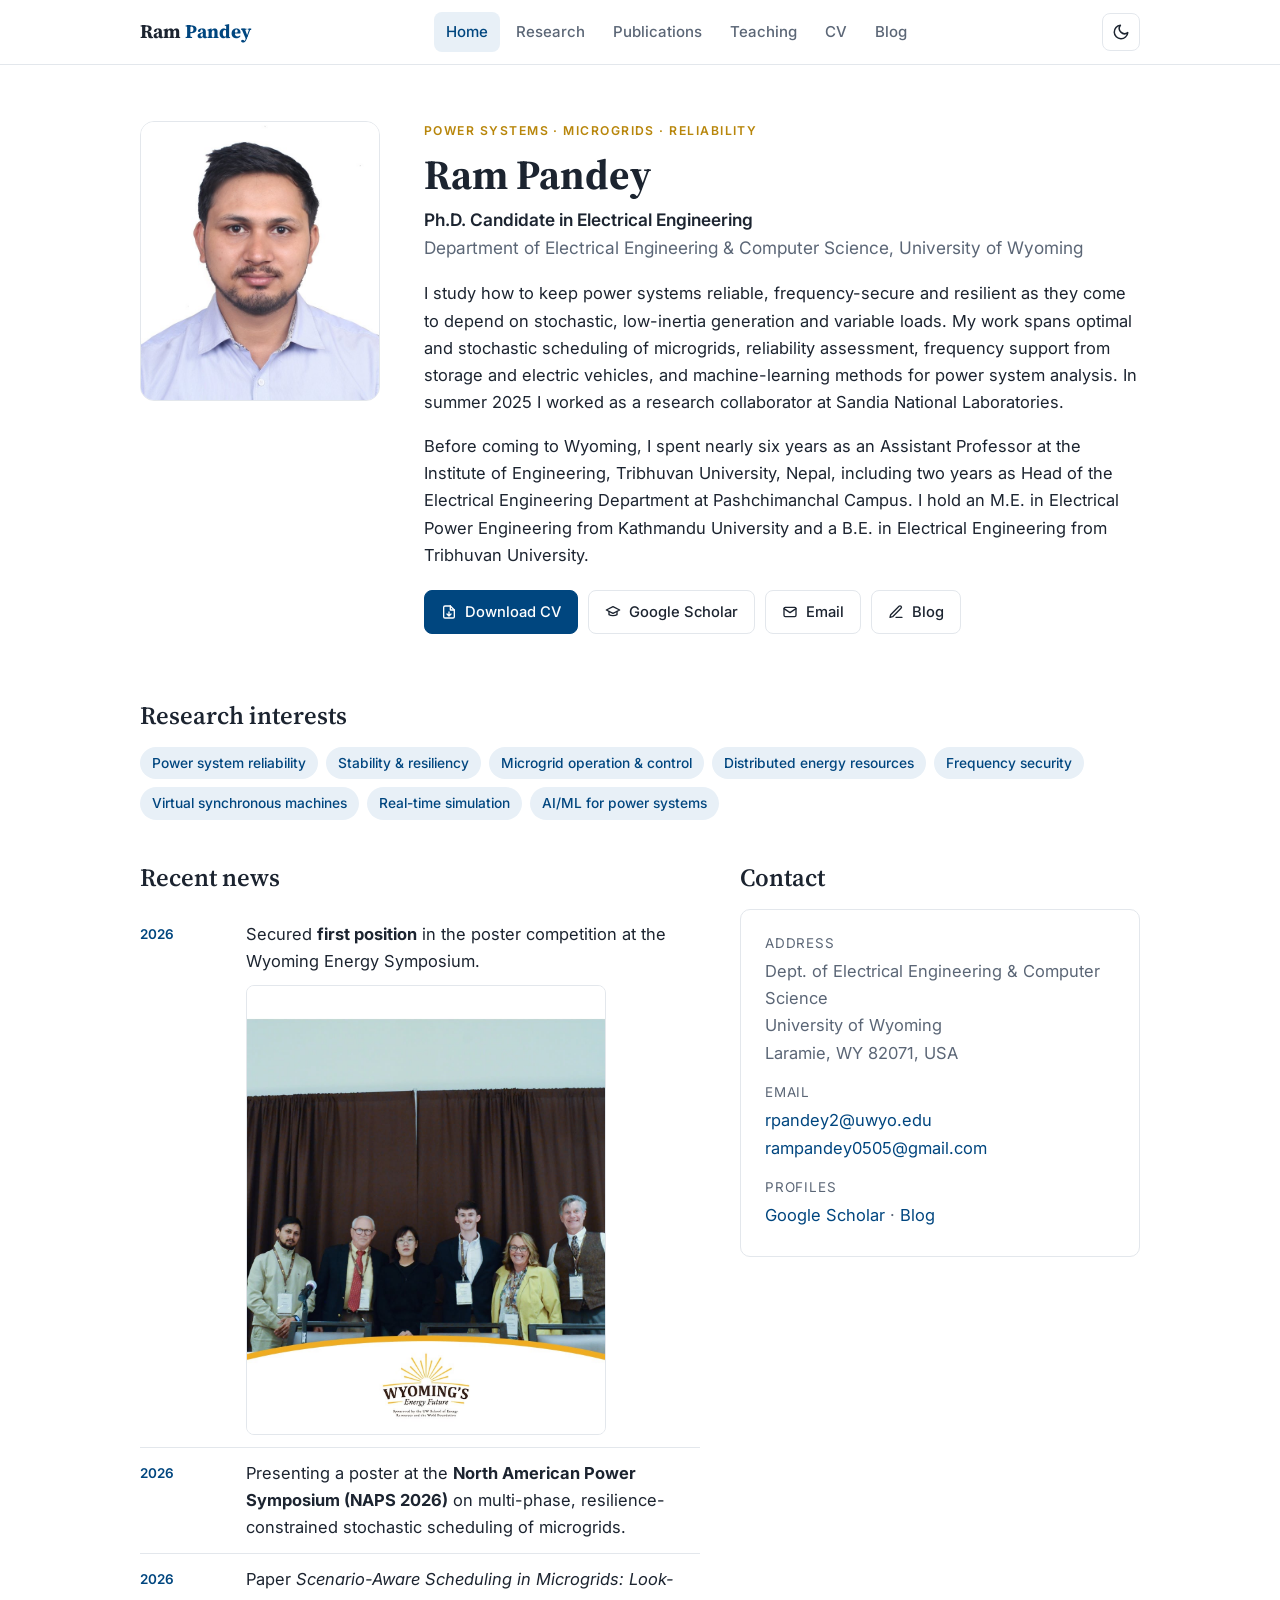
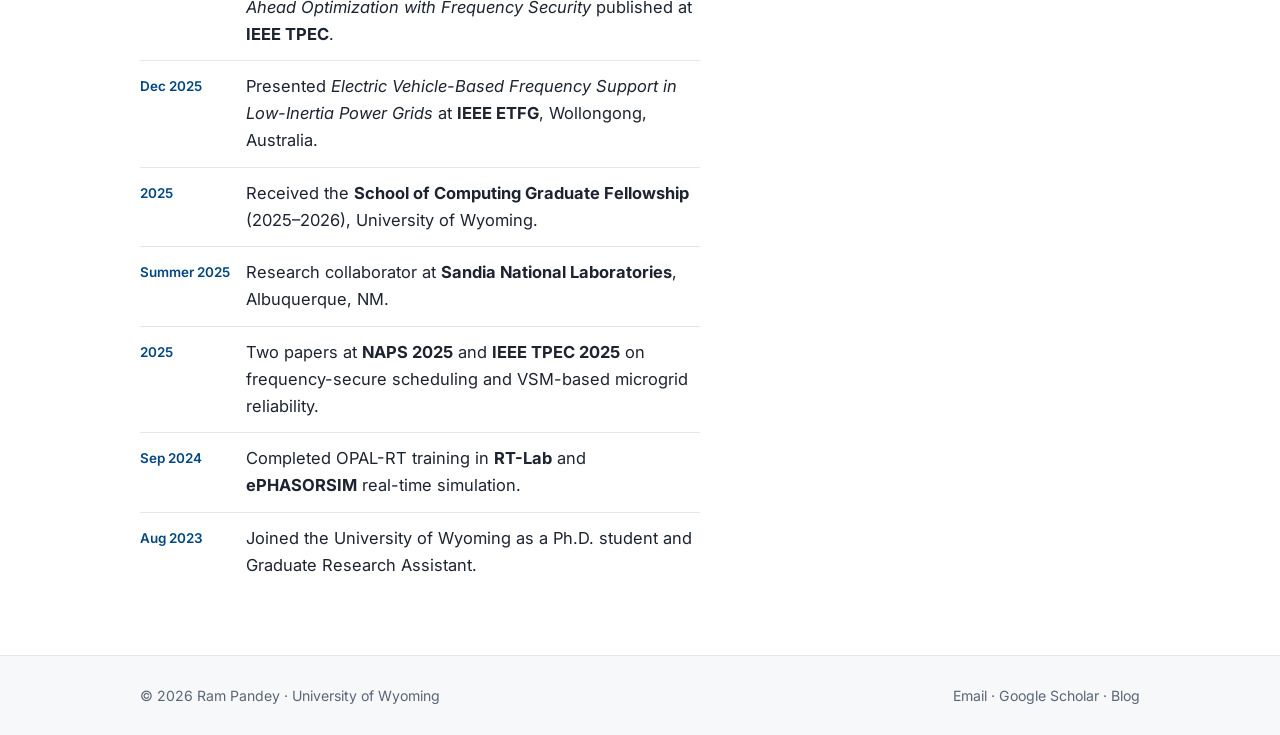
<file: index.html>
<!doctype html>
<html lang="en">
<head>
  <meta charset="utf-8">
  <meta name="viewport" content="width=device-width, initial-scale=1">
  <title>Ram Pandey — Power Systems Researcher</title>
  <meta name="description" content="Ram Pandey, Ph.D. candidate in Electrical Engineering at the University of Wyoming. Power system reliability, microgrids and frequency security.">
  <link rel="icon" href="data:image/svg+xml,%3Csvg xmlns='http://www.w3.org/2000/svg' viewBox='0 0 64 64'%3E%3Crect width='64' height='64' rx='12' fill='%2300467f'/%3E%3Ctext x='32' y='43' font-family='Georgia' font-size='30' font-weight='700' fill='white' text-anchor='middle'%3ERP%3C/text%3E%3C/svg%3E">
  <link rel="stylesheet" href="assets/style.css">
  <script src="assets/main.js"></script>
</head>
<body>
  <header class="site-header">
    <div class="container nav">
      <a class="brand" href="index.html">Ram <span>Pandey</span></a>
      <ul class="nav-links">
        <li><a href="index.html">Home</a></li>
        <li><a href="research.html">Research</a></li>
        <li><a href="publications.html">Publications</a></li>
        <li><a href="teaching.html">Teaching</a></li>
        <li><a href="experience.html">CV</a></li>
        <li><a href="blog.html">Blog</a></li>
      </ul>
      <div class="nav-right">
        <button class="icon-btn theme-btn" aria-label="Toggle dark mode" title="Light / dark"><svg width="18" height="18" viewBox="0 0 24 24" fill="none" stroke="currentColor" stroke-width="2" stroke-linecap="round" stroke-linejoin="round"><path d="M21 12.8A9 9 0 1 1 11.2 3a7 7 0 0 0 9.8 9.8Z"/></svg></button>
        <button class="icon-btn menu-btn" aria-label="Open menu">&#9776;</button>
      </div>
    </div>
  </header>

  <main>
  <section class="hero">
    <div class="container hero-grid">
      <div>
        <img class="avatar" src="assets/photo.jpg" alt="Ram Pandey"
             onerror="this.outerHTML='&lt;div class=&quot;avatar-fallback&quot;&gt;RP&lt;/div&gt;'">
      </div>
      <div>
        <div class="eyebrow">Power Systems &middot; Microgrids &middot; Reliability</div>
        <h1>Ram Pandey</h1>
        <p class="role"><strong>Ph.D. Candidate in Electrical Engineering</strong><br>
          Department of Electrical Engineering &amp; Computer Science, University of Wyoming</p>
        <p>I study how to keep power systems reliable, frequency-secure and resilient as they come to depend on
          stochastic, low-inertia generation and variable loads. My work spans optimal and stochastic scheduling
          of microgrids, reliability assessment, frequency support from storage and electric vehicles, and
          machine-learning methods for power system analysis. In summer 2025 I worked as a research collaborator
          at Sandia National Laboratories.</p>
        <p>Before coming to Wyoming, I spent nearly six years as an Assistant Professor at the Institute of Engineering,
          Tribhuvan University, Nepal, including two years as Head of the Electrical Engineering Department at
          Pashchimanchal Campus. I hold an M.E. in Electrical Power Engineering from Kathmandu University and a B.E.
          in Electrical Engineering from Tribhuvan University.</p>
        <div class="links-row">
          <a class="btn primary" href="assets/Ram_Pandey_CV.pdf"><svg viewBox="0 0 24 24" fill="none" stroke="currentColor" stroke-width="2" stroke-linecap="round" stroke-linejoin="round"><path d="M14 3H6a2 2 0 0 0-2 2v14a2 2 0 0 0 2 2h12a2 2 0 0 0 2-2V9Z"/><path d="M14 3v6h6M12 18v-6M9 15l3 3 3-3"/></svg> Download CV</a>
          <a class="btn" href="https://scholar.google.com/citations?user=SE7ip5EAAAAJ&hl=en"><svg viewBox="0 0 24 24" fill="none" stroke="currentColor" stroke-width="2" stroke-linecap="round" stroke-linejoin="round"><path d="M22 9 12 4 2 9l10 5 10-5Z"/><path d="M6 11v5c3 2 9 2 12 0v-5"/></svg> Google Scholar</a>
          <a class="btn" href="mailto:rpandey2@uwyo.edu"><svg viewBox="0 0 24 24" fill="none" stroke="currentColor" stroke-width="2" stroke-linecap="round" stroke-linejoin="round"><rect x="3" y="5" width="18" height="14" rx="2"/><path d="m3 7 9 6 9-6"/></svg> Email</a>
          <a class="btn" href="blog.html"><svg viewBox="0 0 24 24" fill="none" stroke="currentColor" stroke-width="2" stroke-linecap="round" stroke-linejoin="round"><path d="M12 20h9"/><path d="M16.5 3.5a2.1 2.1 0 0 1 3 3L7 19l-4 1 1-4Z"/></svg> Blog</a>
        </div>
      </div>
    </div>
  </section>

  <section class="container">
    <h2>Research interests</h2>
    <ul class="tags">
      <li>Power system reliability</li><li>Stability &amp; resiliency</li><li>Microgrid operation &amp; control</li>
      <li>Distributed energy resources</li><li>Frequency security</li><li>Virtual synchronous machines</li>
      <li>Real-time simulation</li><li>AI/ML for power systems</li>
    </ul>
  </section>

  <section class="container two-col">
    <div>
      <h2>Recent news</h2>
      <ul class="news">
          <li><time>2026</time><span>Secured <b>first position</b> in the poster competition at the Wyoming Energy Symposium.
  <img class="news-img" src="assets/poster_winner.jpg" alt="Receiving the first-place poster award at the Wyoming Energy Symposium"></span></li>
        <li><time>2026</time><span>Presenting a poster at the <b>North American Power Symposium (NAPS 2026)</b> on multi-phase, resilience-constrained stochastic scheduling of microgrids.</span></li>
          <li><time>2026</time><span>Paper <i>Scenario-Aware Scheduling in Microgrids: Look-Ahead Optimization with Frequency Security</i> published at <b>IEEE TPEC</b>.</span></li>
          <li><time>Dec 2025</time><span>Presented <i>Electric Vehicle-Based Frequency Support in Low-Inertia Power Grids</i> at <b>IEEE ETFG</b>, Wollongong, Australia.</span></li>
          <li><time>2025</time><span>Received the <b>School of Computing Graduate Fellowship</b> (2025&ndash;2026), University of Wyoming.</span></li>
          <li><time>Summer 2025</time><span>Research collaborator at <b>Sandia National Laboratories</b>, Albuquerque, NM.</span></li>
          <li><time>2025</time><span>Two papers at <b>NAPS 2025</b> and <b>IEEE TPEC 2025</b> on frequency-secure scheduling and VSM-based microgrid reliability.</span></li>
          <li><time>Sep 2024</time><span>Completed OPAL-RT training in <b>RT-Lab</b> and <b>ePHASORSIM</b> real-time simulation.</span></li>
          <li><time>Aug 2023</time><span>Joined the University of Wyoming as a Ph.D. student and Graduate Research Assistant.</span></li>
      </ul>
    </div>
    <div>
      <h2>Contact</h2>
      <div class="card contact-box">
        <div class="label" style="margin-top:0">Address</div>
        <p>Dept. of Electrical Engineering &amp; Computer Science<br>University of Wyoming<br>Laramie, WY 82071, USA</p>
        <div class="label">Email</div>
        <p><a href="mailto:rpandey2@uwyo.edu">rpandey2@uwyo.edu</a><br>
           <a href="mailto:rampandey0505@gmail.com">rampandey0505@gmail.com</a></p>
        <div class="label">Profiles</div>
        <p><a href="https://scholar.google.com/citations?user=SE7ip5EAAAAJ&hl=en">Google Scholar</a> &middot; <a href="blog.html">Blog</a></p>
      </div>
    </div>
  </section>
  </main>

  <footer class="site-footer">
    <div class="container footer-inner">
      <span>&copy; <span id="year">2026</span> Ram Pandey &middot; University of Wyoming</span>
      <span><a href="mailto:rpandey2@uwyo.edu">Email</a> &middot; <a href="https://scholar.google.com/citations?user=SE7ip5EAAAAJ&hl=en">Google Scholar</a> &middot; <a href="blog.html">Blog</a></span>
    </div>
  </footer>
</body>
</html>
</file>
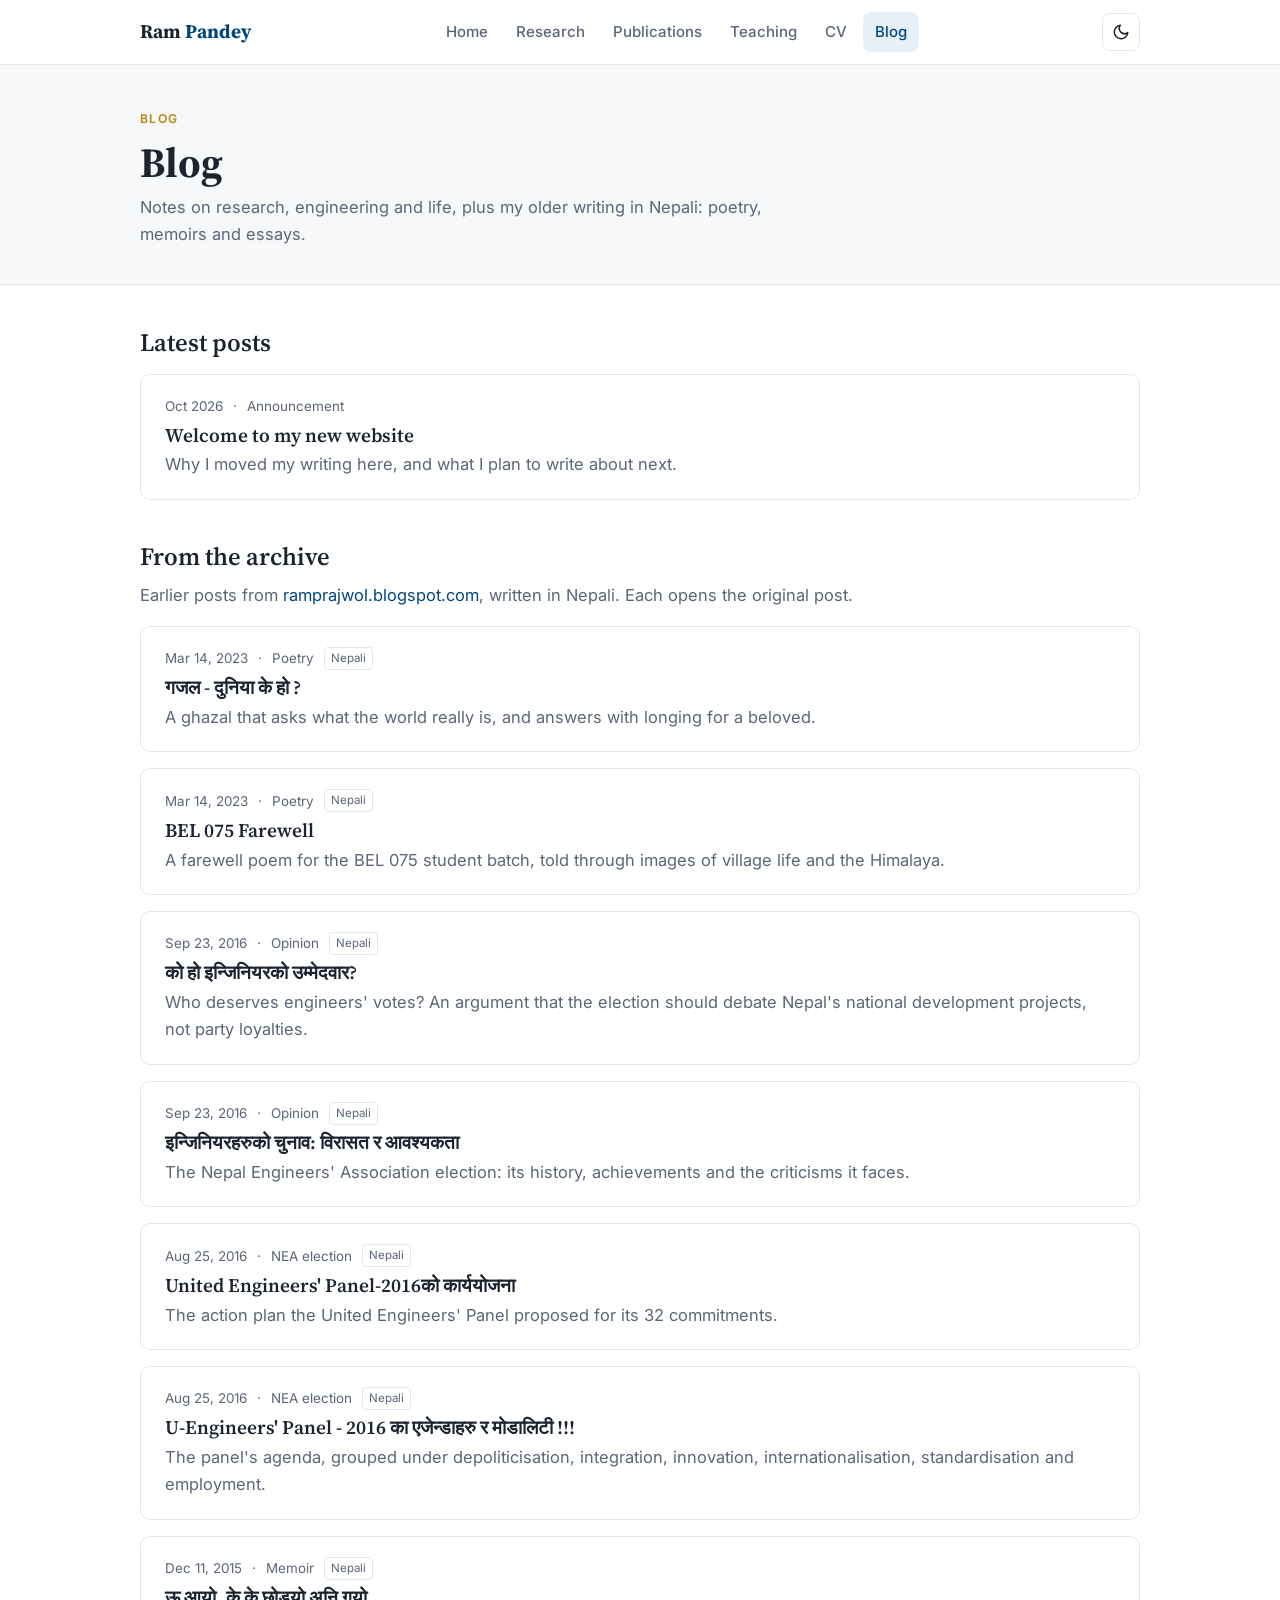
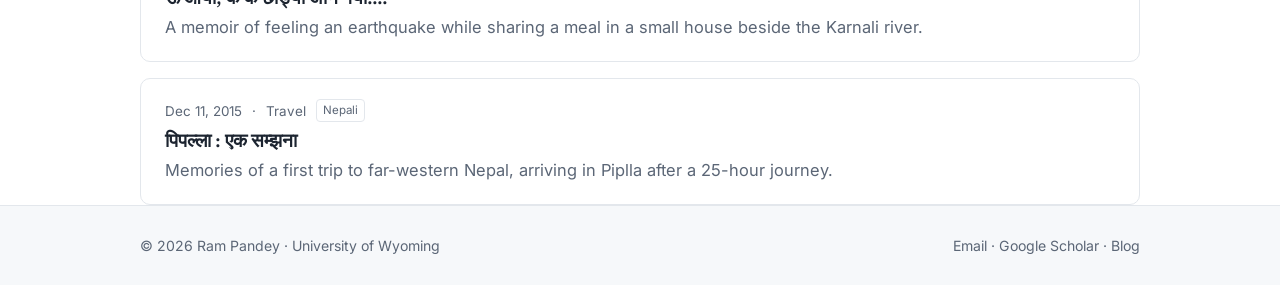
<file: blog.html>
<!doctype html>
<html lang="en">
<head>
  <meta charset="utf-8">
  <meta name="viewport" content="width=device-width, initial-scale=1">
  <title>Blog — Ram Pandey</title>
  <meta name="description" content="Blog of Ram Pandey: research notes and Nepali writing.">
  <link rel="icon" href="data:image/svg+xml,%3Csvg xmlns='http://www.w3.org/2000/svg' viewBox='0 0 64 64'%3E%3Crect width='64' height='64' rx='12' fill='%2300467f'/%3E%3Ctext x='32' y='43' font-family='Georgia' font-size='30' font-weight='700' fill='white' text-anchor='middle'%3ERP%3C/text%3E%3C/svg%3E">
  <link rel="stylesheet" href="assets/style.css">
  <script src="assets/main.js"></script>
</head>
<body>
  <header class="site-header">
    <div class="container nav">
      <a class="brand" href="index.html">Ram <span>Pandey</span></a>
      <ul class="nav-links">
        <li><a href="index.html">Home</a></li>
        <li><a href="research.html">Research</a></li>
        <li><a href="publications.html">Publications</a></li>
        <li><a href="teaching.html">Teaching</a></li>
        <li><a href="experience.html">CV</a></li>
        <li><a href="blog.html">Blog</a></li>
      </ul>
      <div class="nav-right">
        <button class="icon-btn theme-btn" aria-label="Toggle dark mode" title="Light / dark"><svg width="18" height="18" viewBox="0 0 24 24" fill="none" stroke="currentColor" stroke-width="2" stroke-linecap="round" stroke-linejoin="round"><path d="M21 12.8A9 9 0 1 1 11.2 3a7 7 0 0 0 9.8 9.8Z"/></svg></button>
        <button class="icon-btn menu-btn" aria-label="Open menu">&#9776;</button>
      </div>
    </div>
  </header>

  <section class="page-hero">
    <div class="container">
      <div class="eyebrow">Blog</div>
      <h1>Blog</h1>
      <p>Notes on research, engineering and life, plus my older writing in Nepali: poetry, memoirs and essays.</p>
    </div>
  </section>
  <main class="container">
    <h2>Latest posts</h2>
    <div class="post-list">
      <!-- NEW POSTS GO HERE: copy the block below, newest first -->
      <a class="post" href="blog/welcome.html">
        <div class="post-meta"><time>Oct 2026</time><span>&middot;</span><span>Announcement</span></div>
        <h3>Welcome to my new website</h3>
        <p>Why I moved my writing here, and what I plan to write about next.</p>
      </a>
    </div>

    <h2>From the archive</h2>
    <p style="color:var(--muted);margin-top:-.4rem">Earlier posts from <a href="https://ramprajwol.blogspot.com/">ramprajwol.blogspot.com</a>, written in Nepali. Each opens the original post.</p>
    <div class="post-list">
      <a class="post" href="https://ramprajwol.blogspot.com/2023/03/blog-post.html" target="_blank" rel="noopener">
        <div class="post-meta"><time>Mar 14, 2023</time><span>&middot;</span><span>Poetry</span><span class="lang">Nepali</span></div>
        <h3 lang="ne">गजल - दुनिया के हो ?</h3>
        <p>A ghazal that asks what the world really is, and answers with longing for a beloved.</p>
      </a>
      <a class="post" href="https://ramprajwol.blogspot.com/2023/03/bel-075-farewell.html" target="_blank" rel="noopener">
        <div class="post-meta"><time>Mar 14, 2023</time><span>&middot;</span><span>Poetry</span><span class="lang">Nepali</span></div>
        <h3 lang="ne">BEL 075 Farewell</h3>
        <p>A farewell poem for the BEL 075 student batch, told through images of village life and the Himalaya.</p>
      </a>
      <a class="post" href="https://ramprajwol.blogspot.com/2016/09/blog-post_23.html" target="_blank" rel="noopener">
        <div class="post-meta"><time>Sep 23, 2016</time><span>&middot;</span><span>Opinion</span><span class="lang">Nepali</span></div>
        <h3 lang="ne">को हो इन्जिनियरको उम्मेदवार?</h3>
        <p>Who deserves engineers' votes? An argument that the election should debate Nepal's national development projects, not party loyalties.</p>
      </a>
      <a class="post" href="https://ramprajwol.blogspot.com/2016/09/blog-post.html" target="_blank" rel="noopener">
        <div class="post-meta"><time>Sep 23, 2016</time><span>&middot;</span><span>Opinion</span><span class="lang">Nepali</span></div>
        <h3 lang="ne">इन्जिनियरहरुको चुनाव: विरासत र आवश्यकता</h3>
        <p>The Nepal Engineers' Association election: its history, achievements and the criticisms it faces.</p>
      </a>
      <a class="post" href="https://ramprajwol.blogspot.com/2016/08/united-engineers-panel-2016.html" target="_blank" rel="noopener">
        <div class="post-meta"><time>Aug 25, 2016</time><span>&middot;</span><span>NEA election</span><span class="lang">Nepali</span></div>
        <h3 lang="ne">United Engineers' Panel-2016को कार्ययोजना</h3>
        <p>The action plan the United Engineers' Panel proposed for its 32 commitments.</p>
      </a>
      <a class="post" href="https://ramprajwol.blogspot.com/2016/08/u-engineers-panel-2016.html" target="_blank" rel="noopener">
        <div class="post-meta"><time>Aug 25, 2016</time><span>&middot;</span><span>NEA election</span><span class="lang">Nepali</span></div>
        <h3 lang="ne">U-Engineers' Panel - 2016 का एजेन्डाहरु र मोडालिटी !!!</h3>
        <p>The panel's agenda, grouped under depoliticisation, integration, innovation, internationalisation, standardisation and employment.</p>
      </a>
      <a class="post" href="https://ramprajwol.blogspot.com/2015/12/blog-post_11.html" target="_blank" rel="noopener">
        <div class="post-meta"><time>Dec 11, 2015</time><span>&middot;</span><span>Memoir</span><span class="lang">Nepali</span></div>
        <h3 lang="ne">ऊ आयो, के के छोड्यो अनि गयो....</h3>
        <p>A memoir of feeling an earthquake while sharing a meal in a small house beside the Karnali river.</p>
      </a>
      <a class="post" href="https://ramprajwol.blogspot.com/2015/12/blog-post.html" target="_blank" rel="noopener">
        <div class="post-meta"><time>Dec 11, 2015</time><span>&middot;</span><span>Travel</span><span class="lang">Nepali</span></div>
        <h3 lang="ne">पिपल्ला : एक सम्झना</h3>
        <p>Memories of a first trip to far-western Nepal, arriving in Piplla after a 25-hour journey.</p>
      </a>
    </div>
  </main>

  <footer class="site-footer">
    <div class="container footer-inner">
      <span>&copy; <span id="year">2026</span> Ram Pandey &middot; University of Wyoming</span>
      <span><a href="mailto:rpandey2@uwyo.edu">Email</a> &middot; <a href="https://scholar.google.com/citations?user=SE7ip5EAAAAJ&hl=en">Google Scholar</a> &middot; <a href="blog.html">Blog</a></span>
    </div>
  </footer>
</body>
</html>
</file>
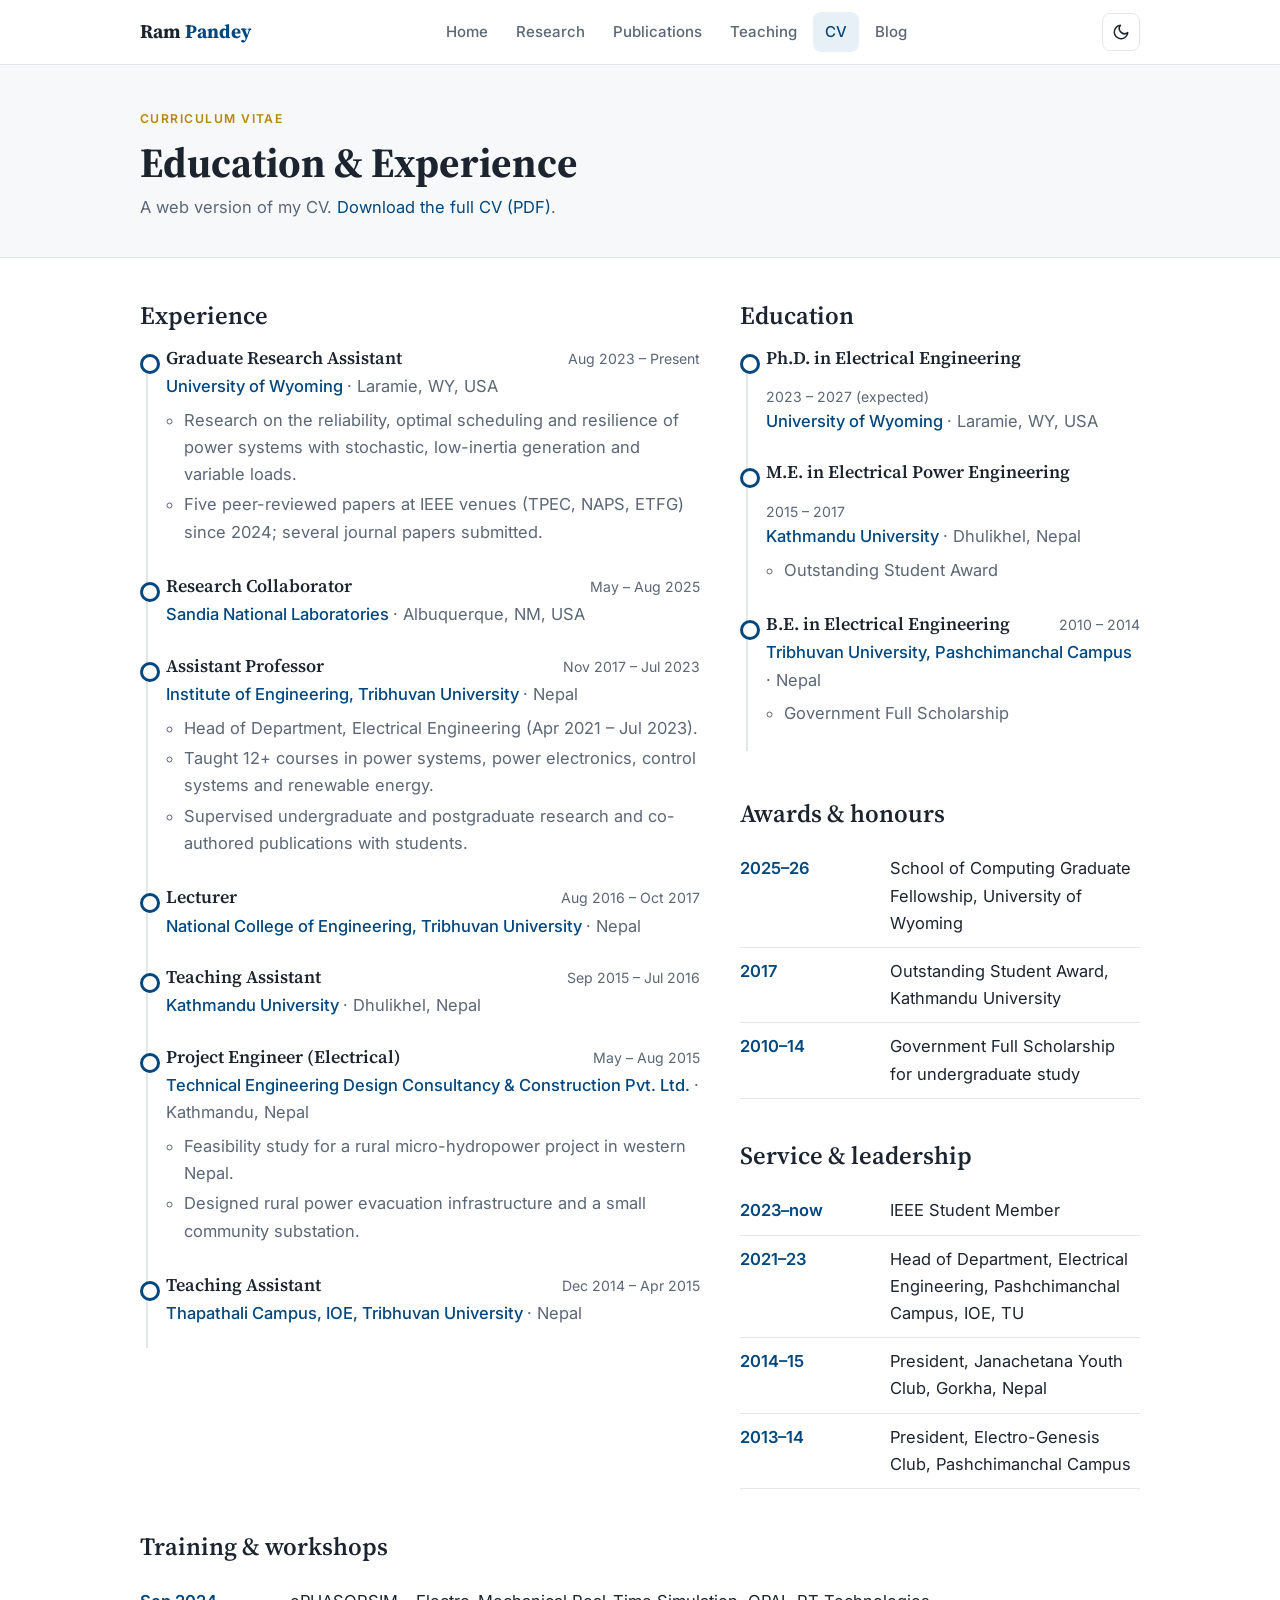
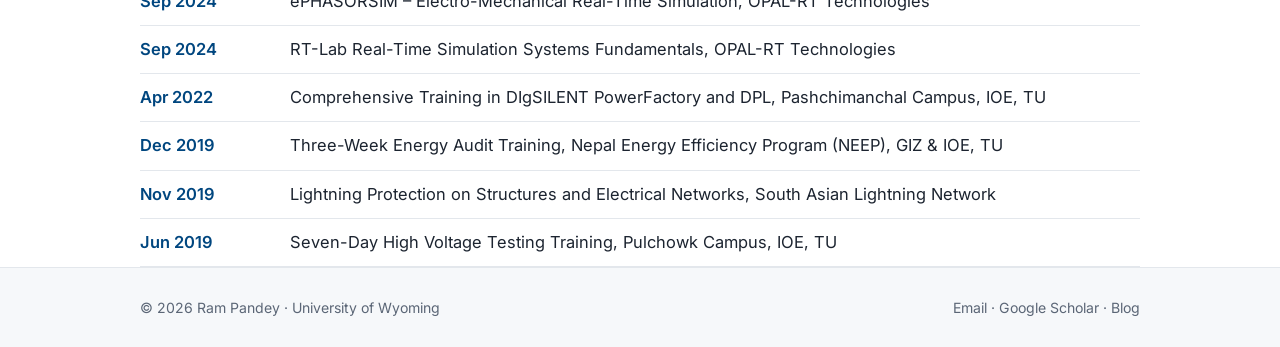
<file: experience.html>
<!doctype html>
<html lang="en">
<head>
  <meta charset="utf-8">
  <meta name="viewport" content="width=device-width, initial-scale=1">
  <title>CV — Ram Pandey</title>
  <meta name="description" content="Education, experience, awards and service of Ram Pandey.">
  <link rel="icon" href="data:image/svg+xml,%3Csvg xmlns='http://www.w3.org/2000/svg' viewBox='0 0 64 64'%3E%3Crect width='64' height='64' rx='12' fill='%2300467f'/%3E%3Ctext x='32' y='43' font-family='Georgia' font-size='30' font-weight='700' fill='white' text-anchor='middle'%3ERP%3C/text%3E%3C/svg%3E">
  <link rel="stylesheet" href="assets/style.css">
  <script src="assets/main.js"></script>
</head>
<body>
  <header class="site-header">
    <div class="container nav">
      <a class="brand" href="index.html">Ram <span>Pandey</span></a>
      <ul class="nav-links">
        <li><a href="index.html">Home</a></li>
        <li><a href="research.html">Research</a></li>
        <li><a href="publications.html">Publications</a></li>
        <li><a href="teaching.html">Teaching</a></li>
        <li><a href="experience.html">CV</a></li>
        <li><a href="blog.html">Blog</a></li>
      </ul>
      <div class="nav-right">
        <button class="icon-btn theme-btn" aria-label="Toggle dark mode" title="Light / dark"><svg width="18" height="18" viewBox="0 0 24 24" fill="none" stroke="currentColor" stroke-width="2" stroke-linecap="round" stroke-linejoin="round"><path d="M21 12.8A9 9 0 1 1 11.2 3a7 7 0 0 0 9.8 9.8Z"/></svg></button>
        <button class="icon-btn menu-btn" aria-label="Open menu">&#9776;</button>
      </div>
    </div>
  </header>

  <section class="page-hero">
    <div class="container">
      <div class="eyebrow">Curriculum Vitae</div>
      <h1>Education &amp; Experience</h1>
      <p>A web version of my CV. <a href="assets/Ram_Pandey_CV.pdf">Download the full CV (PDF)</a>.</p>
    </div>
  </section>
  <main class="container">
    <div class="two-col">
      <div>
        <h2>Experience</h2>
        <ol class="timeline">
        <li>
          <div class="tl-head"><h3>Graduate Research Assistant</h3><span class="tl-date">Aug 2023 &ndash; Present</span></div>
          <div class="tl-org">University of Wyoming <em>&middot; Laramie, WY, USA</em></div>
            <ul><li>Research on the reliability, optimal scheduling and resilience of power systems with stochastic, low-inertia generation and variable loads.</li><li>Five peer-reviewed papers at IEEE venues (TPEC, NAPS, ETFG) since 2024; several journal papers submitted.</li></ul>
        </li>
        <li>
          <div class="tl-head"><h3>Research Collaborator</h3><span class="tl-date">May &ndash; Aug 2025</span></div>
          <div class="tl-org">Sandia National Laboratories <em>&middot; Albuquerque, NM, USA</em></div>
        </li>
        <li>
          <div class="tl-head"><h3>Assistant Professor</h3><span class="tl-date">Nov 2017 &ndash; Jul 2023</span></div>
          <div class="tl-org">Institute of Engineering, Tribhuvan University <em>&middot; Nepal</em></div>
            <ul><li>Head of Department, Electrical Engineering (Apr 2021 &ndash; Jul 2023).</li><li>Taught 12+ courses in power systems, power electronics, control systems and renewable energy.</li><li>Supervised undergraduate and postgraduate research and co-authored publications with students.</li></ul>
        </li>
        <li>
          <div class="tl-head"><h3>Lecturer</h3><span class="tl-date">Aug 2016 &ndash; Oct 2017</span></div>
          <div class="tl-org">National College of Engineering, Tribhuvan University <em>&middot; Nepal</em></div>
        </li>
        <li>
          <div class="tl-head"><h3>Teaching Assistant</h3><span class="tl-date">Sep 2015 &ndash; Jul 2016</span></div>
          <div class="tl-org">Kathmandu University <em>&middot; Dhulikhel, Nepal</em></div>
        </li>
        <li>
          <div class="tl-head"><h3>Project Engineer (Electrical)</h3><span class="tl-date">May &ndash; Aug 2015</span></div>
          <div class="tl-org">Technical Engineering Design Consultancy &amp; Construction Pvt. Ltd. <em>&middot; Kathmandu, Nepal</em></div>
            <ul><li>Feasibility study for a rural micro-hydropower project in western Nepal.</li><li>Designed rural power evacuation infrastructure and a small community substation.</li></ul>
        </li>
        <li>
          <div class="tl-head"><h3>Teaching Assistant</h3><span class="tl-date">Dec 2014 &ndash; Apr 2015</span></div>
          <div class="tl-org">Thapathali Campus, IOE, Tribhuvan University <em>&middot; Nepal</em></div>
        </li>
        </ol>
      </div>
      <div>
        <h2>Education</h2>
        <ol class="timeline">
        <li>
          <div class="tl-head"><h3>Ph.D. in Electrical Engineering</h3><span class="tl-date">2023 &ndash; 2027 (expected)</span></div>
          <div class="tl-org">University of Wyoming <em>&middot; Laramie, WY, USA</em></div>
        </li>
        <li>
          <div class="tl-head"><h3>M.E. in Electrical Power Engineering</h3><span class="tl-date">2015 &ndash; 2017</span></div>
          <div class="tl-org">Kathmandu University <em>&middot; Dhulikhel, Nepal</em></div>
            <ul><li>Outstanding Student Award</li></ul>
        </li>
        <li>
          <div class="tl-head"><h3>B.E. in Electrical Engineering</h3><span class="tl-date">2010 &ndash; 2014</span></div>
          <div class="tl-org">Tribhuvan University, Pashchimanchal Campus <em>&middot; Nepal</em></div>
            <ul><li>Government Full Scholarship</li></ul>
        </li>
        </ol>

        <h2>Awards &amp; honours</h2>
        <table class="kv">
          <tr><td>2025&ndash;26</td><td>School of Computing Graduate Fellowship, University of Wyoming</td></tr>
          <tr><td>2017</td><td>Outstanding Student Award, Kathmandu University</td></tr>
          <tr><td>2010&ndash;14</td><td>Government Full Scholarship for undergraduate study</td></tr>
        </table>

        <h2>Service &amp; leadership</h2>
        <table class="kv">
          <tr><td>2023&ndash;now</td><td>IEEE Student Member</td></tr>
          <tr><td>2021&ndash;23</td><td>Head of Department, Electrical Engineering, Pashchimanchal Campus, IOE, TU</td></tr>
          <tr><td>2014&ndash;15</td><td>President, Janachetana Youth Club, Gorkha, Nepal</td></tr>
          <tr><td>2013&ndash;14</td><td>President, Electro-Genesis Club, Pashchimanchal Campus</td></tr>
        </table>
      </div>
    </div>

    <h2>Training &amp; workshops</h2>
    <table class="kv">
      <tr><td>Sep 2024</td><td>ePHASORSIM &ndash; Electro-Mechanical Real-Time Simulation, OPAL-RT Technologies</td></tr>
      <tr><td>Sep 2024</td><td>RT-Lab Real-Time Simulation Systems Fundamentals, OPAL-RT Technologies</td></tr>
      <tr><td>Apr 2022</td><td>Comprehensive Training in DIgSILENT PowerFactory and DPL, Pashchimanchal Campus, IOE, TU</td></tr>
      <tr><td>Dec 2019</td><td>Three-Week Energy Audit Training, Nepal Energy Efficiency Program (NEEP), GIZ &amp; IOE, TU</td></tr>
      <tr><td>Nov 2019</td><td>Lightning Protection on Structures and Electrical Networks, South Asian Lightning Network</td></tr>
      <tr><td>Jun 2019</td><td>Seven-Day High Voltage Testing Training, Pulchowk Campus, IOE, TU</td></tr>
    </table>
  </main>

  <footer class="site-footer">
    <div class="container footer-inner">
      <span>&copy; <span id="year">2026</span> Ram Pandey &middot; University of Wyoming</span>
      <span><a href="mailto:rpandey2@uwyo.edu">Email</a> &middot; <a href="https://scholar.google.com/citations?user=SE7ip5EAAAAJ&hl=en">Google Scholar</a> &middot; <a href="blog.html">Blog</a></span>
    </div>
  </footer>
</body>
</html>
</file>
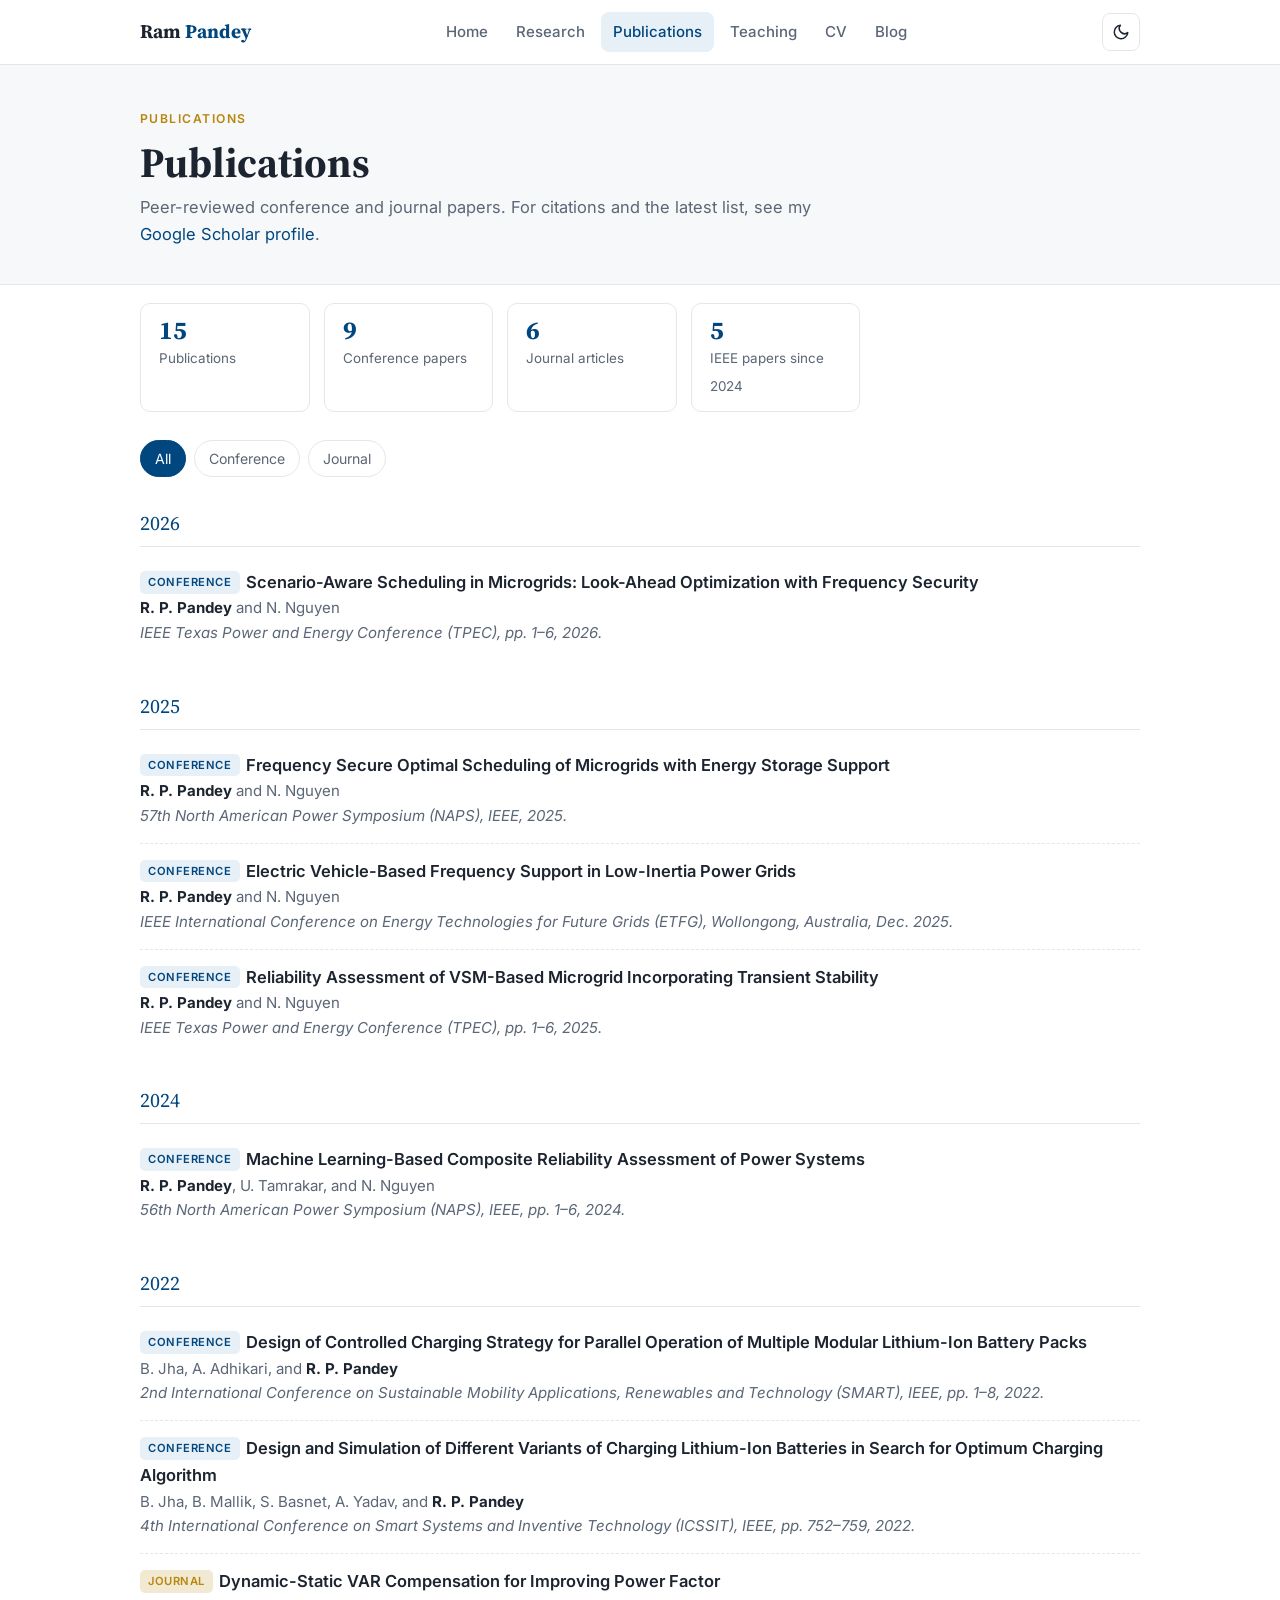
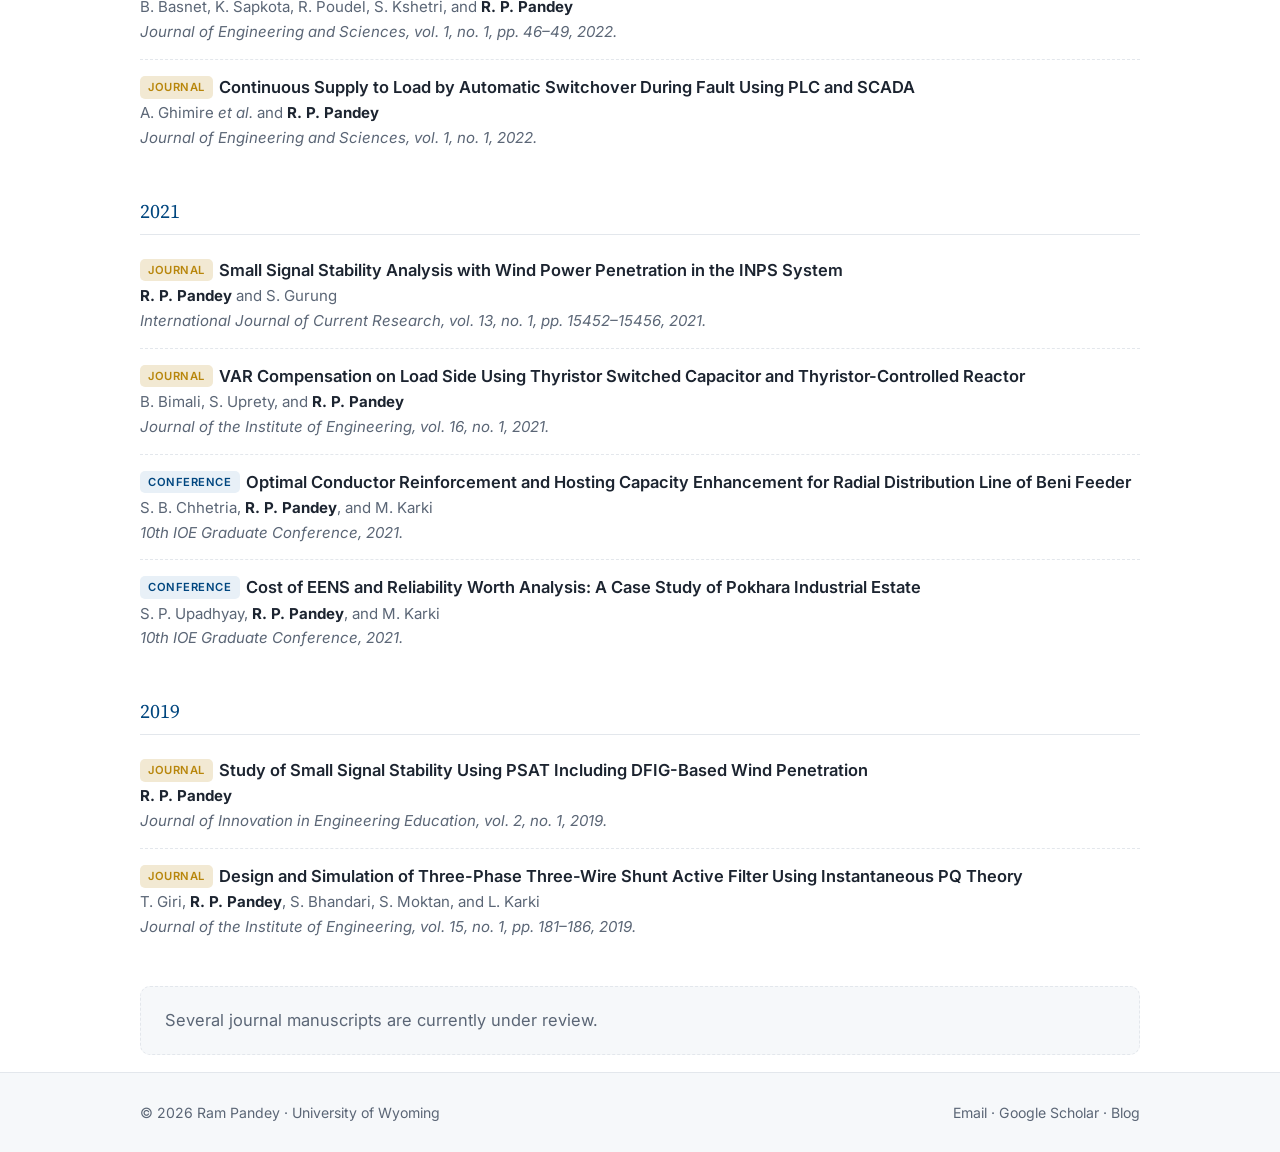
<file: publications.html>
<!doctype html>
<html lang="en">
<head>
  <meta charset="utf-8">
  <meta name="viewport" content="width=device-width, initial-scale=1">
  <title>Publications — Ram Pandey</title>
  <meta name="description" content="Publications of Ram Pandey on power system reliability, microgrid scheduling and frequency security.">
  <link rel="icon" href="data:image/svg+xml,%3Csvg xmlns='http://www.w3.org/2000/svg' viewBox='0 0 64 64'%3E%3Crect width='64' height='64' rx='12' fill='%2300467f'/%3E%3Ctext x='32' y='43' font-family='Georgia' font-size='30' font-weight='700' fill='white' text-anchor='middle'%3ERP%3C/text%3E%3C/svg%3E">
  <link rel="stylesheet" href="assets/style.css">
  <script src="assets/main.js"></script>
</head>
<body>
  <header class="site-header">
    <div class="container nav">
      <a class="brand" href="index.html">Ram <span>Pandey</span></a>
      <ul class="nav-links">
        <li><a href="index.html">Home</a></li>
        <li><a href="research.html">Research</a></li>
        <li><a href="publications.html">Publications</a></li>
        <li><a href="teaching.html">Teaching</a></li>
        <li><a href="experience.html">CV</a></li>
        <li><a href="blog.html">Blog</a></li>
      </ul>
      <div class="nav-right">
        <button class="icon-btn theme-btn" aria-label="Toggle dark mode" title="Light / dark"><svg width="18" height="18" viewBox="0 0 24 24" fill="none" stroke="currentColor" stroke-width="2" stroke-linecap="round" stroke-linejoin="round"><path d="M21 12.8A9 9 0 1 1 11.2 3a7 7 0 0 0 9.8 9.8Z"/></svg></button>
        <button class="icon-btn menu-btn" aria-label="Open menu">&#9776;</button>
      </div>
    </div>
  </header>

  <section class="page-hero">
    <div class="container">
      <div class="eyebrow">Publications</div>
      <h1>Publications</h1>
      <p>Peer-reviewed conference and journal papers. For citations and the latest list, see my <a href="https://scholar.google.com/citations?user=SE7ip5EAAAAJ&hl=en">Google Scholar profile</a>.</p>
    </div>
  </section>
  <main class="container">
    <div class="stats">
      <div class="stat"><b>15</b><span>Publications</span></div>
      <div class="stat"><b>9</b><span>Conference papers</span></div>
      <div class="stat"><b>6</b><span>Journal articles</span></div>
      <div class="stat"><b>5</b><span>IEEE papers since 2024</span></div>
    </div>
    <div class="pub-toolbar">
      <button class="chip active" data-filter="all">All</button>
      <button class="chip" data-filter="conf">Conference</button>
      <button class="chip" data-filter="jour">Journal</button>
    </div>
      <div class="pub-group">
        <div class="pub-year">2026</div>
        <ol class="pubs">
          <li class="pub" data-type="conf">
            <div class="pub-title"><span class="badge conf">Conference</span>Scenario-Aware Scheduling in Microgrids: Look-Ahead Optimization with Frequency Security</div>
            <div class="pub-authors"><b>R. P. Pandey</b> and N. Nguyen</div>
            <div class="pub-venue">IEEE Texas Power and Energy Conference (TPEC), pp. 1&ndash;6, 2026.</div>
          </li>
        </ol>
      </div>
      <div class="pub-group">
        <div class="pub-year">2025</div>
        <ol class="pubs">
          <li class="pub" data-type="conf">
            <div class="pub-title"><span class="badge conf">Conference</span>Frequency Secure Optimal Scheduling of Microgrids with Energy Storage Support</div>
            <div class="pub-authors"><b>R. P. Pandey</b> and N. Nguyen</div>
            <div class="pub-venue">57th North American Power Symposium (NAPS), IEEE, 2025.</div>
          </li>
          <li class="pub" data-type="conf">
            <div class="pub-title"><span class="badge conf">Conference</span>Electric Vehicle-Based Frequency Support in Low-Inertia Power Grids</div>
            <div class="pub-authors"><b>R. P. Pandey</b> and N. Nguyen</div>
            <div class="pub-venue">IEEE International Conference on Energy Technologies for Future Grids (ETFG), Wollongong, Australia, Dec. 2025.</div>
          </li>
          <li class="pub" data-type="conf">
            <div class="pub-title"><span class="badge conf">Conference</span>Reliability Assessment of VSM-Based Microgrid Incorporating Transient Stability</div>
            <div class="pub-authors"><b>R. P. Pandey</b> and N. Nguyen</div>
            <div class="pub-venue">IEEE Texas Power and Energy Conference (TPEC), pp. 1&ndash;6, 2025.</div>
          </li>
        </ol>
      </div>
      <div class="pub-group">
        <div class="pub-year">2024</div>
        <ol class="pubs">
          <li class="pub" data-type="conf">
            <div class="pub-title"><span class="badge conf">Conference</span>Machine Learning-Based Composite Reliability Assessment of Power Systems</div>
            <div class="pub-authors"><b>R. P. Pandey</b>, U. Tamrakar, and N. Nguyen</div>
            <div class="pub-venue">56th North American Power Symposium (NAPS), IEEE, pp. 1&ndash;6, 2024.</div>
          </li>
        </ol>
      </div>
      <div class="pub-group">
        <div class="pub-year">2022</div>
        <ol class="pubs">
          <li class="pub" data-type="conf">
            <div class="pub-title"><span class="badge conf">Conference</span>Design of Controlled Charging Strategy for Parallel Operation of Multiple Modular Lithium-Ion Battery Packs</div>
            <div class="pub-authors">B. Jha, A. Adhikari, and <b>R. P. Pandey</b></div>
            <div class="pub-venue">2nd International Conference on Sustainable Mobility Applications, Renewables and Technology (SMART), IEEE, pp. 1&ndash;8, 2022.</div>
          </li>
          <li class="pub" data-type="conf">
            <div class="pub-title"><span class="badge conf">Conference</span>Design and Simulation of Different Variants of Charging Lithium-Ion Batteries in Search for Optimum Charging Algorithm</div>
            <div class="pub-authors">B. Jha, B. Mallik, S. Basnet, A. Yadav, and <b>R. P. Pandey</b></div>
            <div class="pub-venue">4th International Conference on Smart Systems and Inventive Technology (ICSSIT), IEEE, pp. 752&ndash;759, 2022.</div>
          </li>
          <li class="pub" data-type="jour">
            <div class="pub-title"><span class="badge jour">Journal</span>Dynamic-Static VAR Compensation for Improving Power Factor</div>
            <div class="pub-authors">B. Basnet, K. Sapkota, R. Poudel, S. Kshetri, and <b>R. P. Pandey</b></div>
            <div class="pub-venue">Journal of Engineering and Sciences, vol. 1, no. 1, pp. 46&ndash;49, 2022.</div>
          </li>
          <li class="pub" data-type="jour">
            <div class="pub-title"><span class="badge jour">Journal</span>Continuous Supply to Load by Automatic Switchover During Fault Using PLC and SCADA</div>
            <div class="pub-authors">A. Ghimire <i>et al.</i> and <b>R. P. Pandey</b></div>
            <div class="pub-venue">Journal of Engineering and Sciences, vol. 1, no. 1, 2022.</div>
          </li>
        </ol>
      </div>
      <div class="pub-group">
        <div class="pub-year">2021</div>
        <ol class="pubs">
          <li class="pub" data-type="jour">
            <div class="pub-title"><span class="badge jour">Journal</span>Small Signal Stability Analysis with Wind Power Penetration in the INPS System</div>
            <div class="pub-authors"><b>R. P. Pandey</b> and S. Gurung</div>
            <div class="pub-venue">International Journal of Current Research, vol. 13, no. 1, pp. 15452&ndash;15456, 2021.</div>
          </li>
          <li class="pub" data-type="jour">
            <div class="pub-title"><span class="badge jour">Journal</span>VAR Compensation on Load Side Using Thyristor Switched Capacitor and Thyristor-Controlled Reactor</div>
            <div class="pub-authors">B. Bimali, S. Uprety, and <b>R. P. Pandey</b></div>
            <div class="pub-venue">Journal of the Institute of Engineering, vol. 16, no. 1, 2021.</div>
          </li>
          <li class="pub" data-type="conf">
            <div class="pub-title"><span class="badge conf">Conference</span>Optimal Conductor Reinforcement and Hosting Capacity Enhancement for Radial Distribution Line of Beni Feeder</div>
            <div class="pub-authors">S. B. Chhetria, <b>R. P. Pandey</b>, and M. Karki</div>
            <div class="pub-venue">10th IOE Graduate Conference, 2021.</div>
          </li>
          <li class="pub" data-type="conf">
            <div class="pub-title"><span class="badge conf">Conference</span>Cost of EENS and Reliability Worth Analysis: A Case Study of Pokhara Industrial Estate</div>
            <div class="pub-authors">S. P. Upadhyay, <b>R. P. Pandey</b>, and M. Karki</div>
            <div class="pub-venue">10th IOE Graduate Conference, 2021.</div>
          </li>
        </ol>
      </div>
      <div class="pub-group">
        <div class="pub-year">2019</div>
        <ol class="pubs">
          <li class="pub" data-type="jour">
            <div class="pub-title"><span class="badge jour">Journal</span>Study of Small Signal Stability Using PSAT Including DFIG-Based Wind Penetration</div>
            <div class="pub-authors"><b>R. P. Pandey</b></div>
            <div class="pub-venue">Journal of Innovation in Engineering Education, vol. 2, no. 1, 2019.</div>
          </li>
          <li class="pub" data-type="jour">
            <div class="pub-title"><span class="badge jour">Journal</span>Design and Simulation of Three-Phase Three-Wire Shunt Active Filter Using Instantaneous PQ Theory</div>
            <div class="pub-authors">T. Giri, <b>R. P. Pandey</b>, S. Bhandari, S. Moktan, and L. Karki</div>
            <div class="pub-venue">Journal of the Institute of Engineering, vol. 15, no. 1, pp. 181&ndash;186, 2019.</div>
          </li>
        </ol>
      </div>
    <p class="empty-note" style="margin-top:2rem">Several journal manuscripts are currently under review.</p>
  </main>

  <footer class="site-footer">
    <div class="container footer-inner">
      <span>&copy; <span id="year">2026</span> Ram Pandey &middot; University of Wyoming</span>
      <span><a href="mailto:rpandey2@uwyo.edu">Email</a> &middot; <a href="https://scholar.google.com/citations?user=SE7ip5EAAAAJ&hl=en">Google Scholar</a> &middot; <a href="blog.html">Blog</a></span>
    </div>
  </footer>
</body>
</html>
</file>
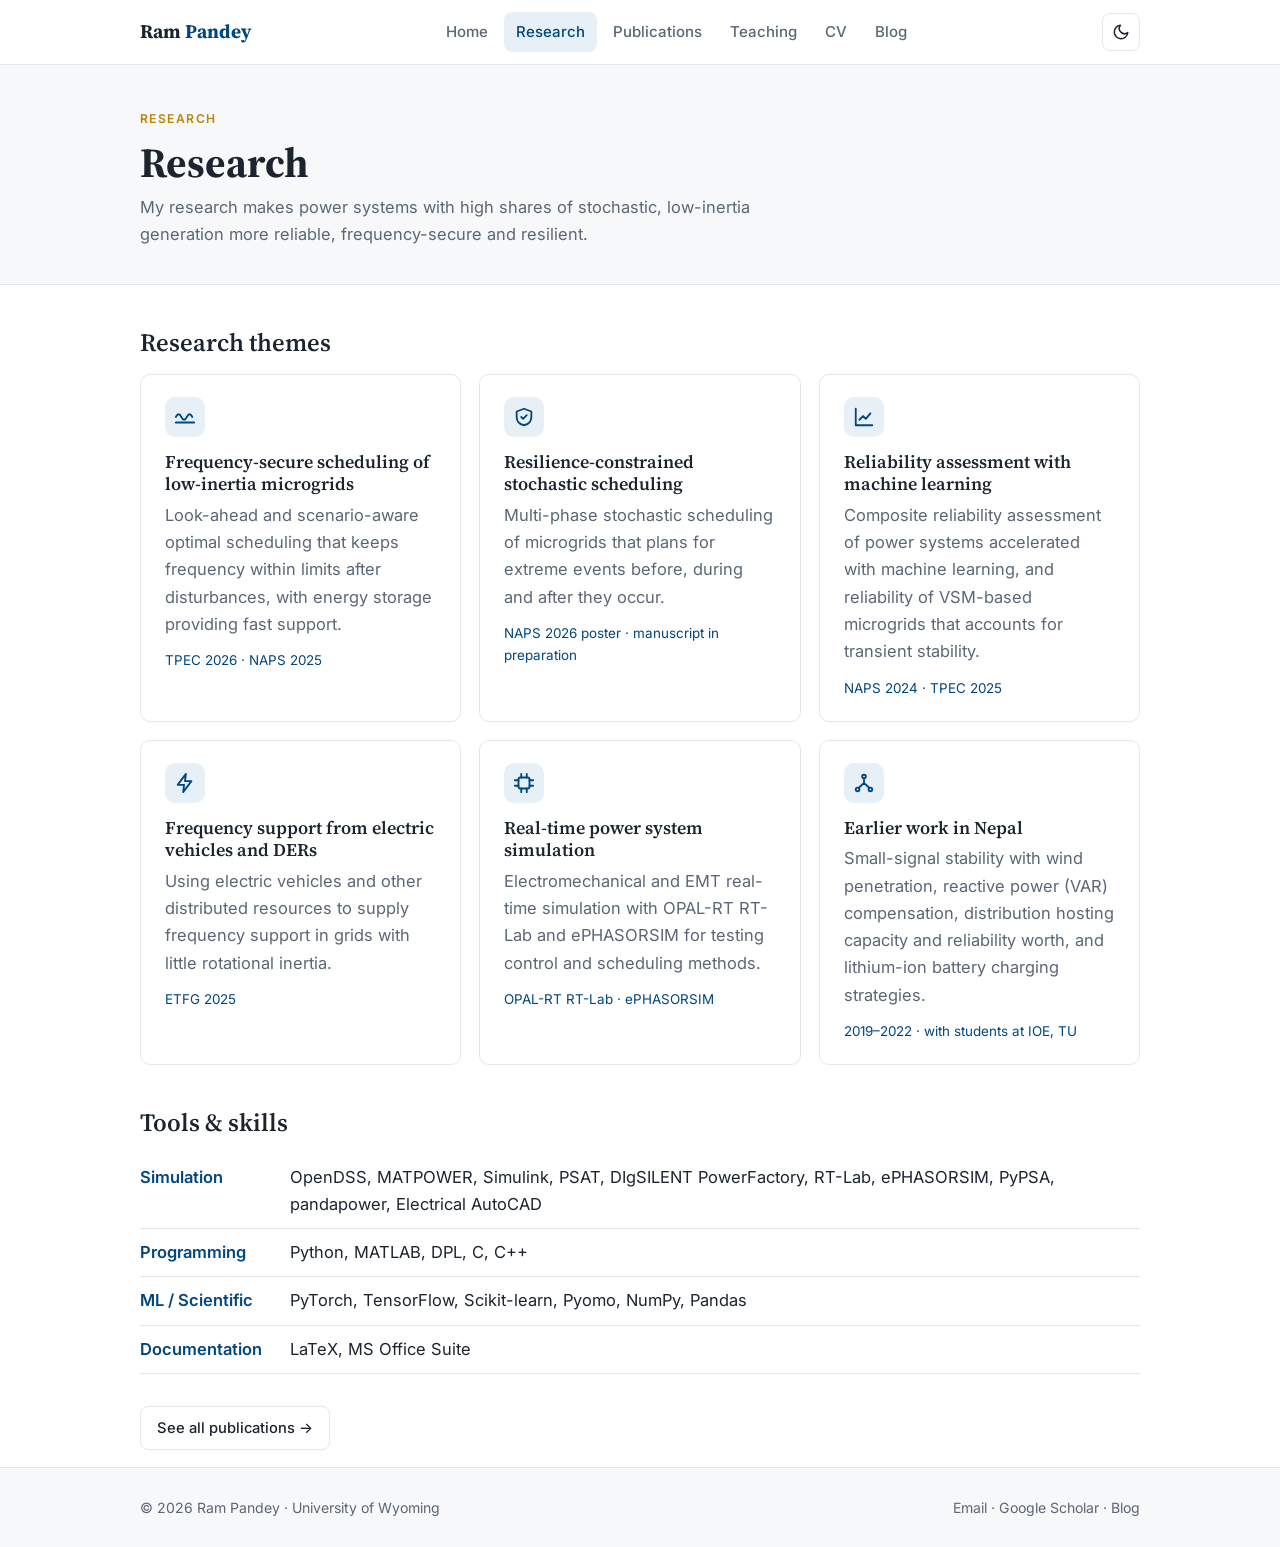
<file: research.html>
<!doctype html>
<html lang="en">
<head>
  <meta charset="utf-8">
  <meta name="viewport" content="width=device-width, initial-scale=1">
  <title>Research — Ram Pandey</title>
  <meta name="description" content="Research themes of Ram Pandey: frequency-secure microgrid scheduling, resilience, reliability assessment and real-time simulation.">
  <link rel="icon" href="data:image/svg+xml,%3Csvg xmlns='http://www.w3.org/2000/svg' viewBox='0 0 64 64'%3E%3Crect width='64' height='64' rx='12' fill='%2300467f'/%3E%3Ctext x='32' y='43' font-family='Georgia' font-size='30' font-weight='700' fill='white' text-anchor='middle'%3ERP%3C/text%3E%3C/svg%3E">
  <link rel="stylesheet" href="assets/style.css">
  <script src="assets/main.js"></script>
</head>
<body>
  <header class="site-header">
    <div class="container nav">
      <a class="brand" href="index.html">Ram <span>Pandey</span></a>
      <ul class="nav-links">
        <li><a href="index.html">Home</a></li>
        <li><a href="research.html">Research</a></li>
        <li><a href="publications.html">Publications</a></li>
        <li><a href="teaching.html">Teaching</a></li>
        <li><a href="experience.html">CV</a></li>
        <li><a href="blog.html">Blog</a></li>
      </ul>
      <div class="nav-right">
        <button class="icon-btn theme-btn" aria-label="Toggle dark mode" title="Light / dark"><svg width="18" height="18" viewBox="0 0 24 24" fill="none" stroke="currentColor" stroke-width="2" stroke-linecap="round" stroke-linejoin="round"><path d="M21 12.8A9 9 0 1 1 11.2 3a7 7 0 0 0 9.8 9.8Z"/></svg></button>
        <button class="icon-btn menu-btn" aria-label="Open menu">&#9776;</button>
      </div>
    </div>
  </header>

  <section class="page-hero">
    <div class="container">
      <div class="eyebrow">Research</div>
      <h1>Research</h1>
      <p>My research makes power systems with high shares of stochastic, low-inertia generation more reliable, frequency-secure and resilient.</p>
    </div>
  </section>
  <main class="container">
    <h2>Research themes</h2>
    <div class="cards">
      <div class="card">
        <div class="icon"><svg viewBox="0 0 24 24" fill="none" stroke="currentColor" stroke-width="2" stroke-linecap="round" stroke-linejoin="round"><path d="M2 12c2-4 4-4 6 0s4 4 6 0 4-4 6 0"/><path d="M2 18h20"/></svg></div>
        <h3>Frequency-secure scheduling of low-inertia microgrids</h3>
        <p>Look-ahead and scenario-aware optimal scheduling that keeps frequency within limits after disturbances, with energy storage providing fast support.</p>
        <p style="font-size:.84rem;margin-top:.7rem;color:var(--accent)">TPEC 2026 &middot; NAPS 2025</p>
      </div>
      <div class="card">
        <div class="icon"><svg viewBox="0 0 24 24" fill="none" stroke="currentColor" stroke-width="2" stroke-linecap="round" stroke-linejoin="round"><path d="M12 3 4 6v6c0 5 3.5 8 8 9 4.5-1 8-4 8-9V6Z"/><path d="m9 12 2 2 4-4"/></svg></div>
        <h3>Resilience-constrained stochastic scheduling</h3>
        <p>Multi-phase stochastic scheduling of microgrids that plans for extreme events before, during and after they occur.</p>
        <p style="font-size:.84rem;margin-top:.7rem;color:var(--accent)">NAPS 2026 poster &middot; manuscript in preparation</p>
      </div>
      <div class="card">
        <div class="icon"><svg viewBox="0 0 24 24" fill="none" stroke="currentColor" stroke-width="2" stroke-linecap="round" stroke-linejoin="round"><path d="M3 3v18h18"/><path d="m7 15 4-4 3 3 5-6"/></svg></div>
        <h3>Reliability assessment with machine learning</h3>
        <p>Composite reliability assessment of power systems accelerated with machine learning, and reliability of VSM-based microgrids that accounts for transient stability.</p>
        <p style="font-size:.84rem;margin-top:.7rem;color:var(--accent)">NAPS 2024 &middot; TPEC 2025</p>
      </div>
      <div class="card">
        <div class="icon"><svg viewBox="0 0 24 24" fill="none" stroke="currentColor" stroke-width="2" stroke-linecap="round" stroke-linejoin="round"><path d="M13 2 4 14h7l-1 8 9-12h-7Z"/></svg></div>
        <h3>Frequency support from electric vehicles and DERs</h3>
        <p>Using electric vehicles and other distributed resources to supply frequency support in grids with little rotational inertia.</p>
        <p style="font-size:.84rem;margin-top:.7rem;color:var(--accent)">ETFG 2025</p>
      </div>
      <div class="card">
        <div class="icon"><svg viewBox="0 0 24 24" fill="none" stroke="currentColor" stroke-width="2" stroke-linecap="round" stroke-linejoin="round"><rect x="6" y="6" width="12" height="12" rx="2"/><path d="M9 2v4M15 2v4M9 18v4M15 18v4M2 9h4M2 15h4M18 9h4M18 15h4"/></svg></div>
        <h3>Real-time power system simulation</h3>
        <p>Electromechanical and EMT real-time simulation with OPAL-RT RT-Lab and ePHASORSIM for testing control and scheduling methods.</p>
        <p style="font-size:.84rem;margin-top:.7rem;color:var(--accent)">OPAL-RT RT-Lab &middot; ePHASORSIM</p>
      </div>
      <div class="card">
        <div class="icon"><svg viewBox="0 0 24 24" fill="none" stroke="currentColor" stroke-width="2" stroke-linecap="round" stroke-linejoin="round"><circle cx="12" cy="5" r="2"/><circle cx="5" cy="19" r="2"/><circle cx="19" cy="19" r="2"/><path d="M12 7v5M12 12l-6 5.5M12 12l6 5.5"/></svg></div>
        <h3>Earlier work in Nepal</h3>
        <p>Small-signal stability with wind penetration, reactive power (VAR) compensation, distribution hosting capacity and reliability worth, and lithium-ion battery charging strategies.</p>
        <p style="font-size:.84rem;margin-top:.7rem;color:var(--accent)">2019&ndash;2022 &middot; with students at IOE, TU</p>
      </div>
    </div>

    <h2>Tools &amp; skills</h2>
    <table class="kv">
      <tr><td>Simulation</td><td>OpenDSS, MATPOWER, Simulink, PSAT, DIgSILENT PowerFactory, RT-Lab, ePHASORSIM, PyPSA, pandapower, Electrical AutoCAD</td></tr>
      <tr><td>Programming</td><td>Python, MATLAB, DPL, C, C++</td></tr>
      <tr><td>ML / Scientific</td><td>PyTorch, TensorFlow, Scikit-learn, Pyomo, NumPy, Pandas</td></tr>
      <tr><td>Documentation</td><td>LaTeX, MS Office Suite</td></tr>
    </table>
    <p style="margin-top:2rem"><a class="btn" href="publications.html">See all publications &rarr;</a></p>
  </main>

  <footer class="site-footer">
    <div class="container footer-inner">
      <span>&copy; <span id="year">2026</span> Ram Pandey &middot; University of Wyoming</span>
      <span><a href="mailto:rpandey2@uwyo.edu">Email</a> &middot; <a href="https://scholar.google.com/citations?user=SE7ip5EAAAAJ&hl=en">Google Scholar</a> &middot; <a href="blog.html">Blog</a></span>
    </div>
  </footer>
</body>
</html>
</file>
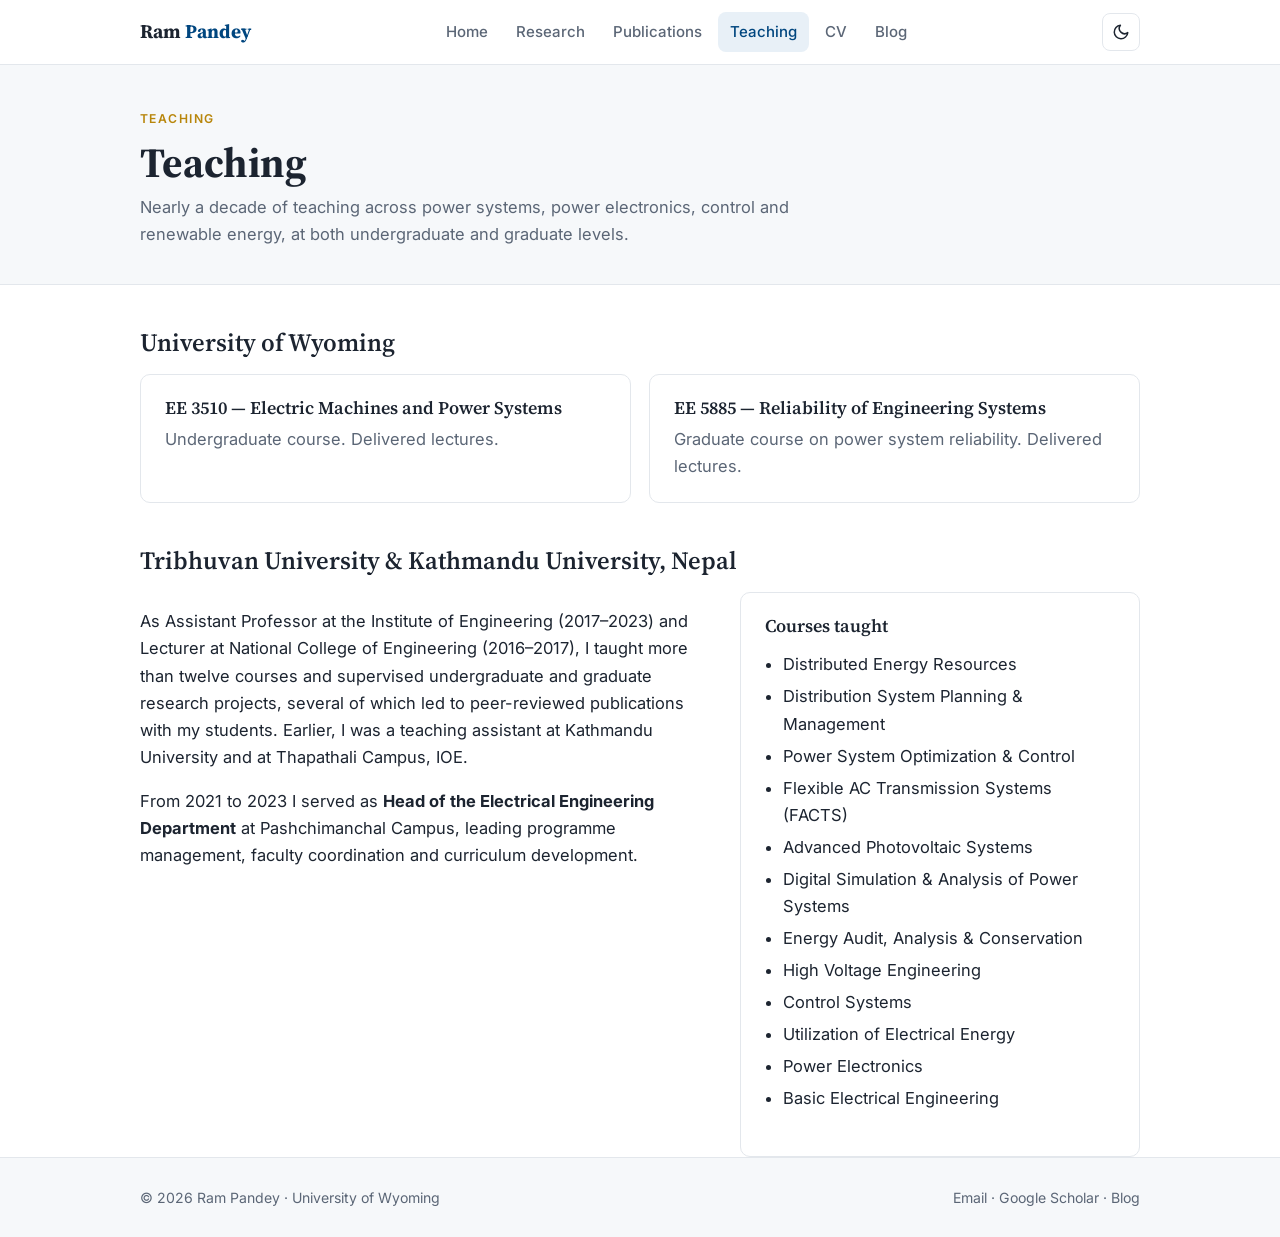
<file: teaching.html>
<!doctype html>
<html lang="en">
<head>
  <meta charset="utf-8">
  <meta name="viewport" content="width=device-width, initial-scale=1">
  <title>Teaching — Ram Pandey</title>
  <meta name="description" content="Teaching experience of Ram Pandey at the University of Wyoming and Tribhuvan University.">
  <link rel="icon" href="data:image/svg+xml,%3Csvg xmlns='http://www.w3.org/2000/svg' viewBox='0 0 64 64'%3E%3Crect width='64' height='64' rx='12' fill='%2300467f'/%3E%3Ctext x='32' y='43' font-family='Georgia' font-size='30' font-weight='700' fill='white' text-anchor='middle'%3ERP%3C/text%3E%3C/svg%3E">
  <link rel="stylesheet" href="assets/style.css">
  <script src="assets/main.js"></script>
</head>
<body>
  <header class="site-header">
    <div class="container nav">
      <a class="brand" href="index.html">Ram <span>Pandey</span></a>
      <ul class="nav-links">
        <li><a href="index.html">Home</a></li>
        <li><a href="research.html">Research</a></li>
        <li><a href="publications.html">Publications</a></li>
        <li><a href="teaching.html">Teaching</a></li>
        <li><a href="experience.html">CV</a></li>
        <li><a href="blog.html">Blog</a></li>
      </ul>
      <div class="nav-right">
        <button class="icon-btn theme-btn" aria-label="Toggle dark mode" title="Light / dark"><svg width="18" height="18" viewBox="0 0 24 24" fill="none" stroke="currentColor" stroke-width="2" stroke-linecap="round" stroke-linejoin="round"><path d="M21 12.8A9 9 0 1 1 11.2 3a7 7 0 0 0 9.8 9.8Z"/></svg></button>
        <button class="icon-btn menu-btn" aria-label="Open menu">&#9776;</button>
      </div>
    </div>
  </header>

  <section class="page-hero">
    <div class="container">
      <div class="eyebrow">Teaching</div>
      <h1>Teaching</h1>
      <p>Nearly a decade of teaching across power systems, power electronics, control and renewable energy, at both undergraduate and graduate levels.</p>
    </div>
  </section>
  <main class="container">
    <h2>University of Wyoming</h2>
    <div class="cards">
      <div class="card">
        <h3>EE 3510 &mdash; Electric Machines and Power Systems</h3>
        <p>Undergraduate course. Delivered lectures.</p>
      </div>
      <div class="card">
        <h3>EE 5885 &mdash; Reliability of Engineering Systems</h3>
        <p>Graduate course on power system reliability. Delivered lectures.</p>
      </div>
    </div>

    <h2>Tribhuvan University &amp; Kathmandu University, Nepal</h2>
    <div class="two-col">
      <div>
        <p>As Assistant Professor at the Institute of Engineering (2017&ndash;2023) and Lecturer at National College of Engineering
          (2016&ndash;2017), I taught more than twelve courses and supervised undergraduate and graduate research projects,
          several of which led to peer-reviewed publications with my students. Earlier, I was a teaching assistant at
          Kathmandu University and at Thapathali Campus, IOE.</p>
        <p>From 2021 to 2023 I served as <b>Head of the Electrical Engineering Department</b> at Pashchimanchal Campus, leading
          programme management, faculty coordination and curriculum development.</p>
      </div>
      <div class="card">
        <h3>Courses taught</h3>
        <ul class="course-list" style="columns:1;margin-top:.6rem">
          <li>Distributed Energy Resources</li>
          <li>Distribution System Planning &amp; Management</li>
          <li>Power System Optimization &amp; Control</li>
          <li>Flexible AC Transmission Systems (FACTS)</li>
          <li>Advanced Photovoltaic Systems</li>
          <li>Digital Simulation &amp; Analysis of Power Systems</li>
          <li>Energy Audit, Analysis &amp; Conservation</li>
          <li>High Voltage Engineering</li>
          <li>Control Systems</li>
          <li>Utilization of Electrical Energy</li>
          <li>Power Electronics</li>
          <li>Basic Electrical Engineering</li>
        </ul>
      </div>
    </div>
  </main>

  <footer class="site-footer">
    <div class="container footer-inner">
      <span>&copy; <span id="year">2026</span> Ram Pandey &middot; University of Wyoming</span>
      <span><a href="mailto:rpandey2@uwyo.edu">Email</a> &middot; <a href="https://scholar.google.com/citations?user=SE7ip5EAAAAJ&hl=en">Google Scholar</a> &middot; <a href="blog.html">Blog</a></span>
    </div>
  </footer>
</body>
</html>
</file>
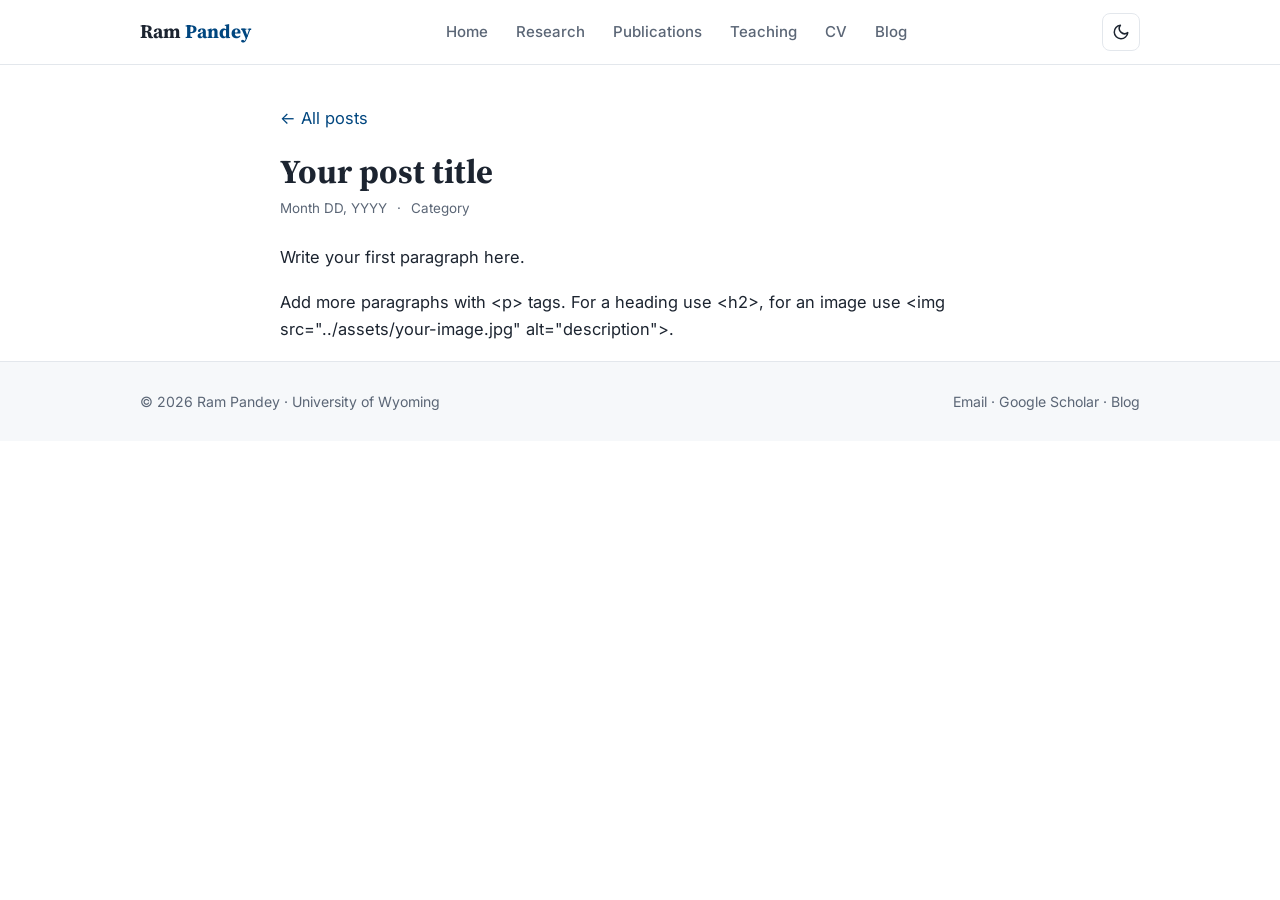
<file: blog/_template.html>
<!doctype html>
<html lang="en">
<head>
  <meta charset="utf-8">
  <meta name="viewport" content="width=device-width, initial-scale=1">
  <title>Post title — Ram Pandey</title>
  <meta name="description" content="Blog post.">
  <link rel="icon" href="data:image/svg+xml,%3Csvg xmlns='http://www.w3.org/2000/svg' viewBox='0 0 64 64'%3E%3Crect width='64' height='64' rx='12' fill='%2300467f'/%3E%3Ctext x='32' y='43' font-family='Georgia' font-size='30' font-weight='700' fill='white' text-anchor='middle'%3ERP%3C/text%3E%3C/svg%3E">
  <link rel="stylesheet" href="../assets/style.css">
  <script src="../assets/main.js"></script>
</head>
<body>
  <header class="site-header">
    <div class="container nav">
      <a class="brand" href="../index.html">Ram <span>Pandey</span></a>
      <ul class="nav-links">
        <li><a href="../index.html">Home</a></li>
        <li><a href="../research.html">Research</a></li>
        <li><a href="../publications.html">Publications</a></li>
        <li><a href="../teaching.html">Teaching</a></li>
        <li><a href="../experience.html">CV</a></li>
        <li><a href="../blog.html">Blog</a></li>
      </ul>
      <div class="nav-right">
        <button class="icon-btn theme-btn" aria-label="Toggle dark mode" title="Light / dark"><svg width="18" height="18" viewBox="0 0 24 24" fill="none" stroke="currentColor" stroke-width="2" stroke-linecap="round" stroke-linejoin="round"><path d="M21 12.8A9 9 0 1 1 11.2 3a7 7 0 0 0 9.8 9.8Z"/></svg></button>
        <button class="icon-btn menu-btn" aria-label="Open menu">&#9776;</button>
      </div>
    </div>
  </header>

  <main class="container">
    <article class="article">
      <p><a href="../blog.html">&larr; All posts</a></p>
      <h1>Your post title</h1>
      <div class="post-meta"><time>Month DD, YYYY</time><span>&middot;</span><span>Category</span></div>
      <p>Write your first paragraph here.</p>
      <p>Add more paragraphs with &lt;p&gt; tags. For a heading use &lt;h2&gt;, for an image use
        &lt;img src="../assets/your-image.jpg" alt="description"&gt;.</p>
    </article>
  </main>

  <footer class="site-footer">
    <div class="container footer-inner">
      <span>&copy; <span id="year">2026</span> Ram Pandey &middot; University of Wyoming</span>
      <span><a href="mailto:rpandey2@uwyo.edu">Email</a> &middot; <a href="https://scholar.google.com/citations?user=SE7ip5EAAAAJ&hl=en">Google Scholar</a> &middot; <a href="../blog.html">Blog</a></span>
    </div>
  </footer>
</body>
</html>
</file>
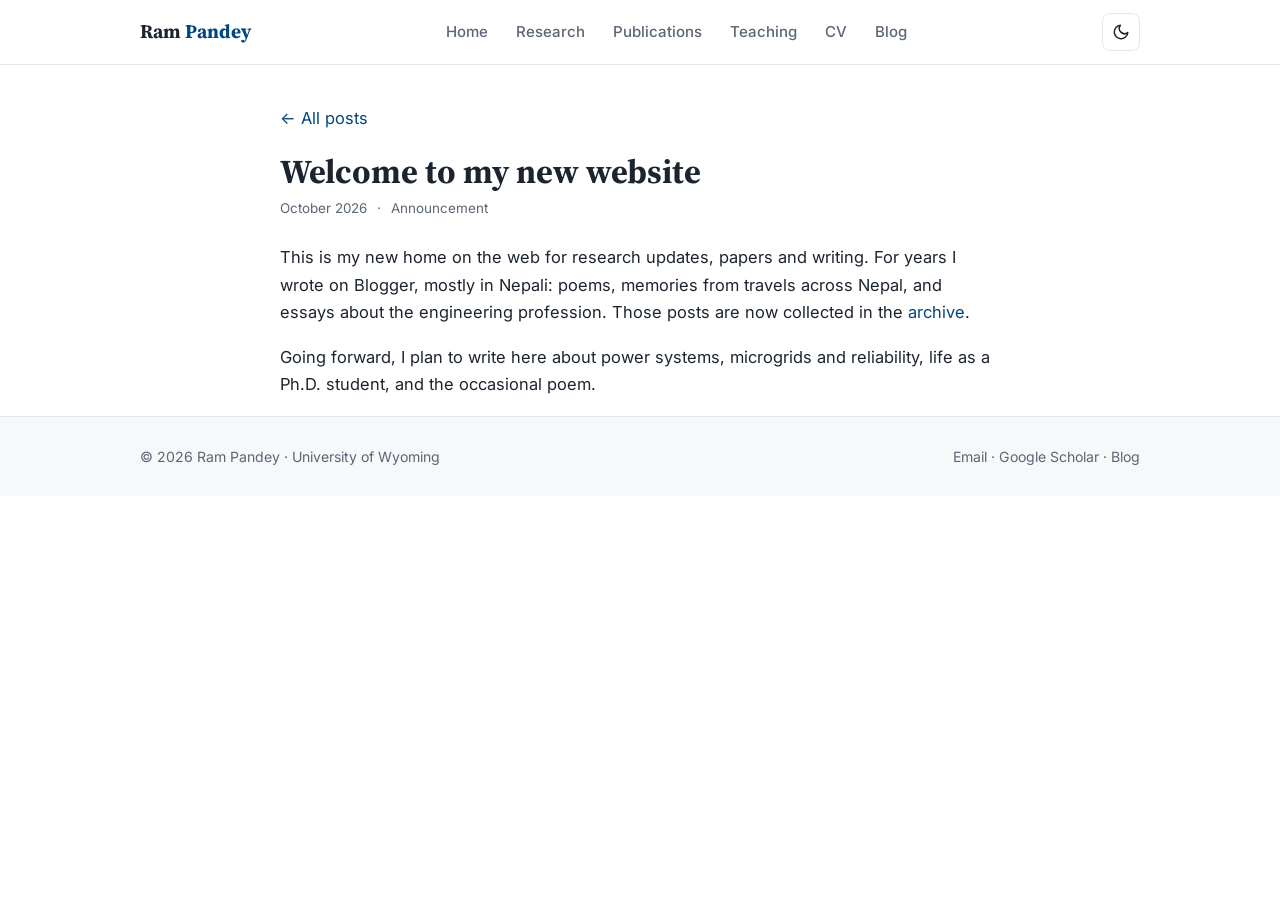
<file: blog/welcome.html>
<!doctype html>
<html lang="en">
<head>
  <meta charset="utf-8">
  <meta name="viewport" content="width=device-width, initial-scale=1">
  <title>Welcome — Ram Pandey</title>
  <meta name="description" content="Welcome post.">
  <link rel="icon" href="data:image/svg+xml,%3Csvg xmlns='http://www.w3.org/2000/svg' viewBox='0 0 64 64'%3E%3Crect width='64' height='64' rx='12' fill='%2300467f'/%3E%3Ctext x='32' y='43' font-family='Georgia' font-size='30' font-weight='700' fill='white' text-anchor='middle'%3ERP%3C/text%3E%3C/svg%3E">
  <link rel="stylesheet" href="../assets/style.css">
  <script src="../assets/main.js"></script>
</head>
<body>
  <header class="site-header">
    <div class="container nav">
      <a class="brand" href="../index.html">Ram <span>Pandey</span></a>
      <ul class="nav-links">
        <li><a href="../index.html">Home</a></li>
        <li><a href="../research.html">Research</a></li>
        <li><a href="../publications.html">Publications</a></li>
        <li><a href="../teaching.html">Teaching</a></li>
        <li><a href="../experience.html">CV</a></li>
        <li><a href="../blog.html">Blog</a></li>
      </ul>
      <div class="nav-right">
        <button class="icon-btn theme-btn" aria-label="Toggle dark mode" title="Light / dark"><svg width="18" height="18" viewBox="0 0 24 24" fill="none" stroke="currentColor" stroke-width="2" stroke-linecap="round" stroke-linejoin="round"><path d="M21 12.8A9 9 0 1 1 11.2 3a7 7 0 0 0 9.8 9.8Z"/></svg></button>
        <button class="icon-btn menu-btn" aria-label="Open menu">&#9776;</button>
      </div>
    </div>
  </header>

  <main class="container">
    <article class="article">
      <p><a href="../blog.html">&larr; All posts</a></p>
      <h1>Welcome to my new website</h1>
      <div class="post-meta"><time>October 2026</time><span>&middot;</span><span>Announcement</span></div>
      <p>This is my new home on the web for research updates, papers and writing. For years I wrote on Blogger,
        mostly in Nepali: poems, memories from travels across Nepal, and essays about the engineering profession.
        Those posts are now collected in the <a href="../blog.html">archive</a>.</p>
      <p>Going forward, I plan to write here about power systems, microgrids and reliability, life as a Ph.D. student,
        and the occasional poem.</p>
    </article>
  </main>

  <footer class="site-footer">
    <div class="container footer-inner">
      <span>&copy; <span id="year">2026</span> Ram Pandey &middot; University of Wyoming</span>
      <span><a href="mailto:rpandey2@uwyo.edu">Email</a> &middot; <a href="https://scholar.google.com/citations?user=SE7ip5EAAAAJ&hl=en">Google Scholar</a> &middot; <a href="../blog.html">Blog</a></span>
    </div>
  </footer>
</body>
</html>
</file>
<file: assets/style.css>
/* ===== Ram Prasad Pandey — personal academic site ===== */
@import url('https://fonts.googleapis.com/css2?family=Source+Serif+4:opsz,wght@8..60,500;8..60,600;8..60,700&family=Inter:wght@400;500;600&display=swap');

:root {
  --accent: #00467f;          /* navy from the CV */
  --accent-soft: #e8f0f7;
  --accent-2: #b8860b;        /* Wyoming gold, used sparingly */
  --ink: #1c2430;
  --muted: #5b6676;
  --line: #e3e7ec;
  --bg: #ffffff;
  --bg-alt: #f6f8fa;
  --card: #ffffff;
  --radius: 10px;
  --maxw: 1040px;
  --serif: 'Source Serif 4', Georgia, 'Times New Roman', serif;
  --sans: 'Inter', -apple-system, 'Segoe UI', Roboto, Helvetica, Arial, sans-serif;
}

@media (prefers-color-scheme: dark) {
  :root:not([data-theme="light"]) {
    --accent: #7fb3e3; --accent-soft: #15283a; --accent-2: #e0b44c;
    --ink: #e6eaef; --muted: #9aa6b5; --line: #2a333e;
    --bg: #0f141a; --bg-alt: #141b23; --card: #161e27;
  }
}
:root[data-theme="dark"] {
  --accent: #7fb3e3; --accent-soft: #15283a; --accent-2: #e0b44c;
  --ink: #e6eaef; --muted: #9aa6b5; --line: #2a333e;
  --bg: #0f141a; --bg-alt: #141b23; --card: #161e27;
}

* { box-sizing: border-box; }
html { scroll-behavior: smooth; }
body {
  margin: 0; background: var(--bg); color: var(--ink);
  font-family: var(--sans); font-size: 16.5px; line-height: 1.65;
  -webkit-font-smoothing: antialiased;
}
a { color: var(--accent); text-decoration: none; }
a:hover { text-decoration: underline; text-underline-offset: 3px; }
img { max-width: 100%; display: block; }
h1, h2, h3 { font-family: var(--serif); line-height: 1.25; color: var(--ink); }
h1 { font-size: clamp(2rem, 4vw, 2.6rem); margin: 0 0 .3rem; font-weight: 700; }
h2 { font-size: 1.55rem; margin: 2.6rem 0 1rem; font-weight: 600; }
h3 { font-size: 1.12rem; margin: 0 0 .25rem; font-weight: 600; }
.container { max-width: var(--maxw); margin: 0 auto; padding: 0 20px; }

/* ----- Header / nav ----- */
.site-header {
  position: sticky; top: 0; z-index: 10;
  background: color-mix(in srgb, var(--bg) 92%, transparent);
  backdrop-filter: saturate(160%) blur(8px);
  border-bottom: 1px solid var(--line);
}
.nav { display: flex; align-items: center; justify-content: space-between; height: 64px; }
.brand { font-family: var(--serif); font-weight: 700; font-size: 1.2rem; color: var(--ink); }
.brand span { color: var(--accent); }
.brand:hover { text-decoration: none; }
.nav-links { display: flex; gap: 4px; list-style: none; margin: 0; padding: 0; }
.nav-links a {
  display: block; padding: 8px 12px; border-radius: 8px;
  color: var(--muted); font-size: .94rem; font-weight: 500;
}
.nav-links a:hover { color: var(--ink); background: var(--bg-alt); text-decoration: none; }
.nav-links a.active { color: var(--accent); background: var(--accent-soft); }
.nav-right { display: flex; align-items: center; gap: 6px; }
.icon-btn {
  border: 1px solid var(--line); background: var(--card); color: var(--ink);
  width: 38px; height: 38px; border-radius: 8px; cursor: pointer; font-size: 1rem;
  display: inline-flex; align-items: center; justify-content: center;
}
.menu-btn { display: none; }

@media (max-width: 820px) {
  .menu-btn { display: inline-flex; }
  .nav-links {
    display: none; position: absolute; top: 64px; left: 0; right: 0;
    flex-direction: column; background: var(--bg); border-bottom: 1px solid var(--line);
    padding: 8px 16px 14px;
  }
  .nav-links.open { display: flex; }
  .nav-links a { padding: 10px 12px; }
}

/* ----- Page hero (inner pages) ----- */
.page-hero { background: var(--bg-alt); border-bottom: 1px solid var(--line); padding: 44px 0 36px; }
.page-hero p { color: var(--muted); margin: .2rem 0 0; max-width: 680px; }
.eyebrow {
  text-transform: uppercase; letter-spacing: .12em; font-size: .76rem;
  font-weight: 600; color: var(--accent-2); margin-bottom: .5rem;
}
main { padding-bottom: 64px; }

/* ----- Home hero ----- */
.hero { padding: 56px 0 24px; }
.hero-grid { display: grid; grid-template-columns: 240px 1fr; gap: 44px; align-items: start; }
.avatar {
  width: 240px; height: 280px; border-radius: 14px; object-fit: cover;
  border: 1px solid var(--line); background: var(--accent-soft);
}
.avatar-fallback {
  width: 240px; height: 280px; border-radius: 14px; background: var(--accent-soft);
  color: var(--accent); font-family: var(--serif); font-size: 4rem; font-weight: 700;
  display: flex; align-items: center; justify-content: center; border: 1px solid var(--line);
}
.role { font-size: 1.08rem; color: var(--muted); margin: 0 0 1.1rem; }
.role strong { color: var(--ink); font-weight: 600; }
.links-row { display: flex; flex-wrap: wrap; gap: 10px; margin: 1.3rem 0 0; }
.btn {
  display: inline-flex; align-items: center; gap: 8px; padding: 9px 16px;
  border-radius: 8px; border: 1px solid var(--line); font-size: .92rem; font-weight: 500;
  color: var(--ink); background: var(--card);
}
.btn:hover { border-color: var(--accent); color: var(--accent); text-decoration: none; }
.btn.primary { background: var(--accent); color: #fff; border-color: var(--accent); }
:root[data-theme="dark"] .btn.primary { color: #0f141a; }
@media (prefers-color-scheme: dark) { :root:not([data-theme="light"]) .btn.primary { color: #0f141a; } }
.btn.primary:hover { filter: brightness(1.08); color: #fff; }
.btn svg { width: 16px; height: 16px; }

@media (max-width: 720px) {
  .hero { padding-top: 32px; }
  .hero-grid { grid-template-columns: 1fr; gap: 24px; }
  .avatar, .avatar-fallback { width: 160px; height: 190px; }
}

/* ----- Generic blocks ----- */
.two-col { display: grid; grid-template-columns: 1.4fr 1fr; gap: 40px; }
@media (max-width: 820px) { .two-col { grid-template-columns: 1fr; gap: 8px; } }

.tags { display: flex; flex-wrap: wrap; gap: 8px; padding: 0; margin: 0; list-style: none; }
.tags li {
  background: var(--accent-soft); color: var(--accent); font-size: .86rem;
  padding: 5px 12px; border-radius: 999px; font-weight: 500;
}

.card {
  background: var(--card); border: 1px solid var(--line); border-radius: var(--radius);
  padding: 22px 24px;
}
.card + .card { margin-top: 16px; }
.cards { display: grid; grid-template-columns: repeat(auto-fit, minmax(280px, 1fr)); gap: 18px; }
.cards .card + .card { margin-top: 0; }
.card p { margin: .4rem 0 0; color: var(--muted); }
.card .icon {
  width: 40px; height: 40px; border-radius: 10px; background: var(--accent-soft);
  color: var(--accent); display: flex; align-items: center; justify-content: center; margin-bottom: 14px;
}
.card .icon svg { width: 22px; height: 22px; }

/* News */
.news { list-style: none; padding: 0; margin: 0; }
.news li { display: grid; grid-template-columns: 92px 1fr; gap: 14px; padding: 12px 0; border-bottom: 1px solid var(--line); }
.news li:last-child { border-bottom: 0; }
.news time { font-size: .84rem; font-weight: 600; color: var(--accent); padding-top: 2px; }

.contact-box p { margin: .25rem 0; }
.contact-box .label { color: var(--muted); font-size: .84rem; text-transform: uppercase; letter-spacing: .06em; margin-top: .9rem; }

/* Timeline (experience / education) */
.timeline { position: relative; margin: 0; padding: 0 0 0 26px; list-style: none; }
.timeline::before { content: ''; position: absolute; left: 6px; top: 6px; bottom: 6px; width: 2px; background: var(--line); }
.timeline > li { position: relative; padding: 0 0 26px; }
.timeline > li::before {
  content: ''; position: absolute; left: -26px; top: 7px; width: 14px; height: 14px;
  border-radius: 50%; background: var(--bg); border: 3px solid var(--accent);
}
.tl-head { display: flex; justify-content: space-between; gap: 12px; flex-wrap: wrap; }
.tl-date { color: var(--muted); font-size: .88rem; white-space: nowrap; }
.tl-org { color: var(--accent); font-weight: 500; }
.tl-org em { color: var(--muted); font-style: normal; font-weight: 400; }
.timeline ul { margin: .4rem 0 0; padding-left: 1.1rem; color: var(--muted); }
.timeline ul li { margin: .2rem 0; }

/* Publications */
.pub-toolbar { display: flex; flex-wrap: wrap; gap: 8px; margin: 28px 0 6px; }
.chip {
  border: 1px solid var(--line); background: var(--card); color: var(--muted);
  padding: 6px 14px; border-radius: 999px; font: inherit; font-size: .88rem; cursor: pointer;
}
.chip.active { background: var(--accent); border-color: var(--accent); color: #fff; }
.pub-year { font-family: var(--serif); font-size: 1.25rem; color: var(--accent); margin: 30px 0 8px; padding-bottom: 6px; border-bottom: 1px solid var(--line); }
.pubs { list-style: none; padding: 0; margin: 0; }
.pub { padding: 14px 0; border-bottom: 1px dashed var(--line); }
.pub:last-child { border-bottom: 0; }
.pub-title { font-weight: 600; color: var(--ink); }
.pub-authors { color: var(--muted); font-size: .94rem; }
.pub-authors b { color: var(--ink); }
.pub-venue { font-style: italic; color: var(--muted); font-size: .94rem; }
.badge {
  display: inline-block; font-size: .7rem; font-weight: 600; letter-spacing: .05em;
  text-transform: uppercase; padding: 2px 8px; border-radius: 5px; margin-right: 6px;
  vertical-align: 2px;
}
.badge.conf { background: var(--accent-soft); color: var(--accent); }
.badge.jour { background: color-mix(in srgb, var(--accent-2) 18%, transparent); color: var(--accent-2); }
.stats { display: grid; grid-template-columns: repeat(4, minmax(0,1fr)); gap: 14px; margin-top: 18px; max-width: 720px; }
@media (max-width: 620px) { .stats { grid-template-columns: repeat(2, minmax(0,1fr)); } }
.stat { background: var(--card); border: 1px solid var(--line); border-radius: var(--radius); padding: 12px 18px; }
.stat b { display: block; font-family: var(--serif); font-size: 1.6rem; color: var(--accent); line-height: 1.1; }
.stat span { font-size: .84rem; color: var(--muted); }

/* Course list */
.course-list { columns: 2; column-gap: 32px; padding-left: 1.1rem; color: var(--ink); }
.course-list li { margin: .3rem 0; break-inside: avoid; }
@media (max-width: 620px) { .course-list { columns: 1; } }

/* Tables (skills, awards) */
.kv { width: 100%; border-collapse: collapse; }
.kv td { padding: 10px 0; border-bottom: 1px solid var(--line); vertical-align: top; }
.kv td:first-child { width: 150px; color: var(--accent); font-weight: 600; padding-right: 16px; }
@media (max-width: 560px) { .kv td:first-child { width: 96px; } }

/* Blog */
.post-list { display: grid; gap: 16px; }
.post {
  display: block; background: var(--card); border: 1px solid var(--line); border-radius: var(--radius);
  padding: 20px 24px; color: var(--ink); transition: border-color .15s, transform .15s;
}
.post:hover { border-color: var(--accent); text-decoration: none; transform: translateY(-1px); }
.post-meta { font-size: .84rem; color: var(--muted); display: flex; gap: 10px; align-items: center; flex-wrap: wrap; }
.post h3 { margin: .35rem 0 .3rem; font-size: 1.2rem; }
.post p { margin: 0; color: var(--muted); }
.post .lang { font-size: .72rem; border: 1px solid var(--line); border-radius: 4px; padding: 1px 6px; }
.empty-note {
  border: 1px dashed var(--line); border-radius: var(--radius); padding: 20px 24px;
  color: var(--muted); background: var(--bg-alt);
}

/* Article (single blog post) */
.article { max-width: 720px; margin: 0 auto; padding-top: 40px; }
.article h1 { font-size: 2.1rem; }
.article .post-meta { margin-bottom: 1.6rem; }
.article p { margin: 0 0 1.1rem; }

/* Footer */
.site-footer { border-top: 1px solid var(--line); padding: 28px 0; color: var(--muted); font-size: .88rem; background: var(--bg-alt); }
.footer-inner { display: flex; justify-content: space-between; gap: 16px; flex-wrap: wrap; }
.site-footer a { color: var(--muted); }
.site-footer a:hover { color: var(--accent); }

/* Photos inside news items */
.news-img {
  display: block;
  width: 100%;
  max-width: 360px;
  margin-top: 10px;
  border-radius: 8px;
  border: 1px solid var(--line);
}
</file>
